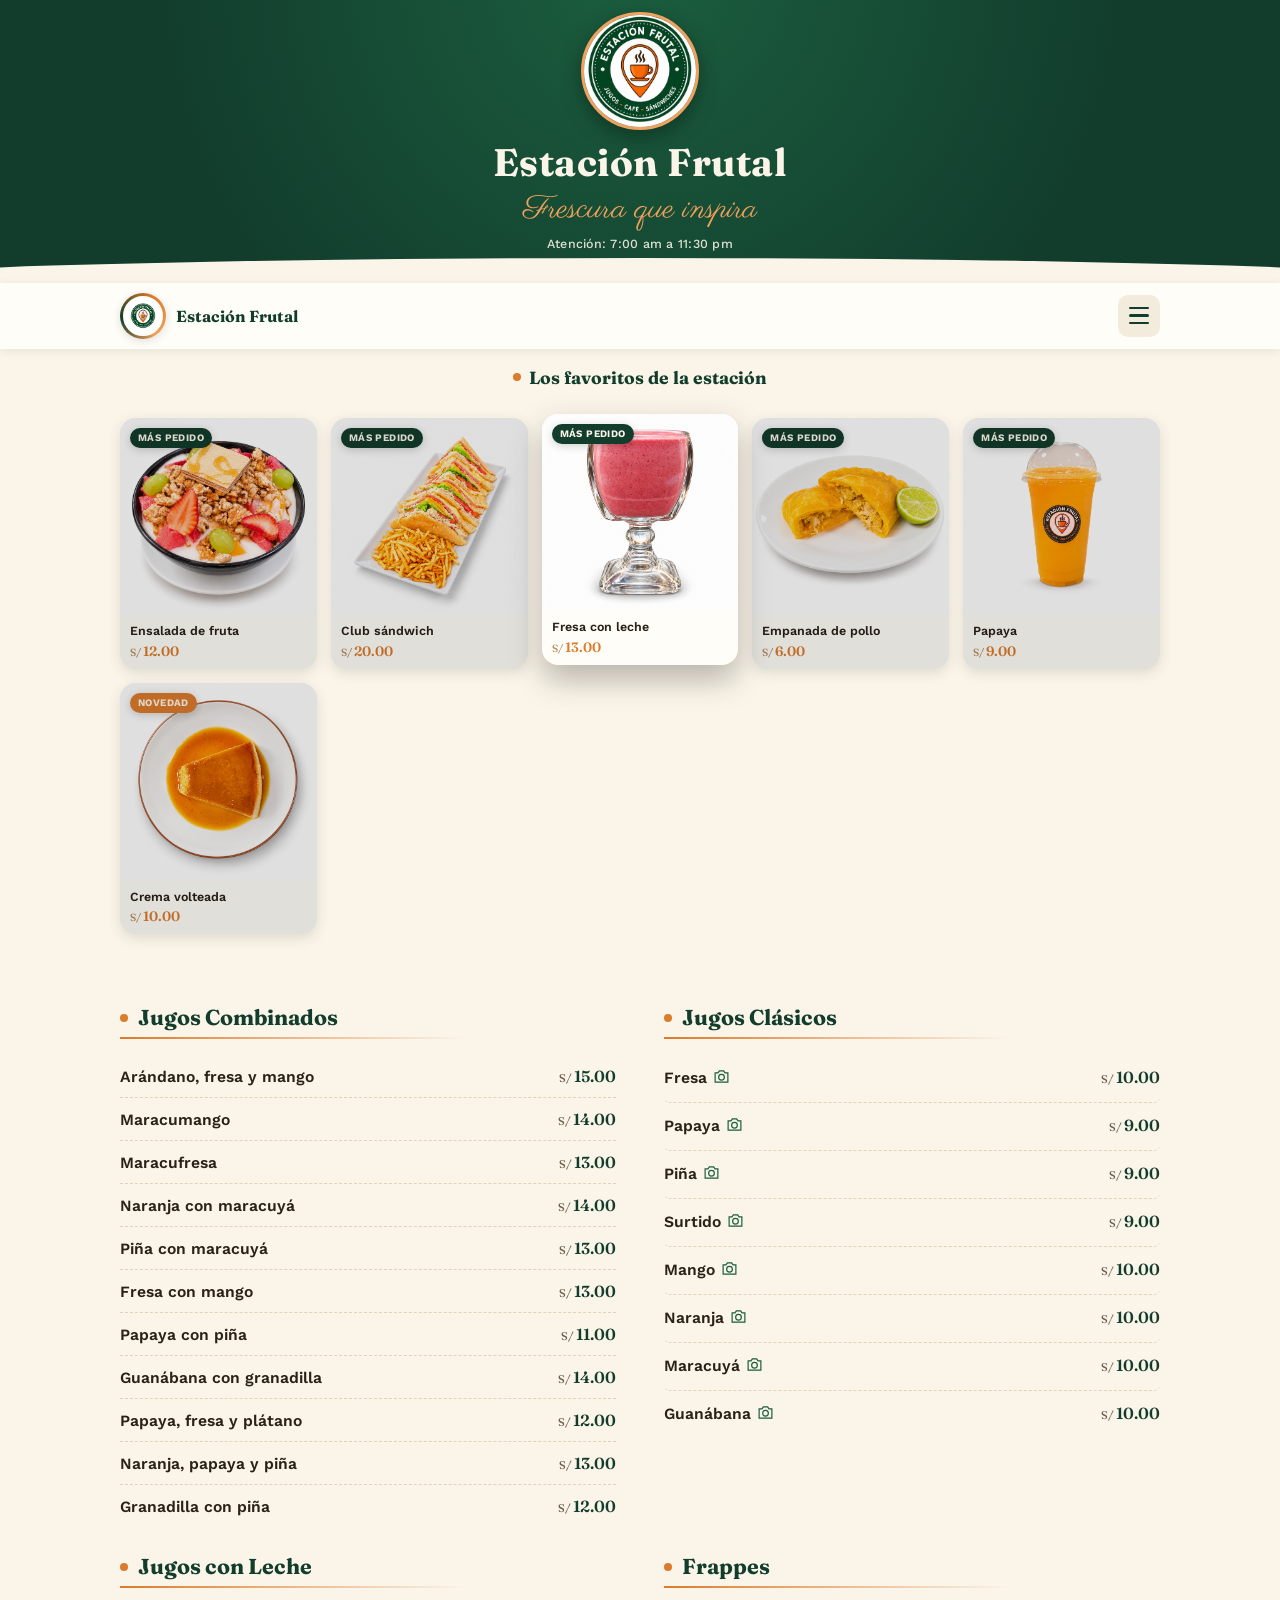
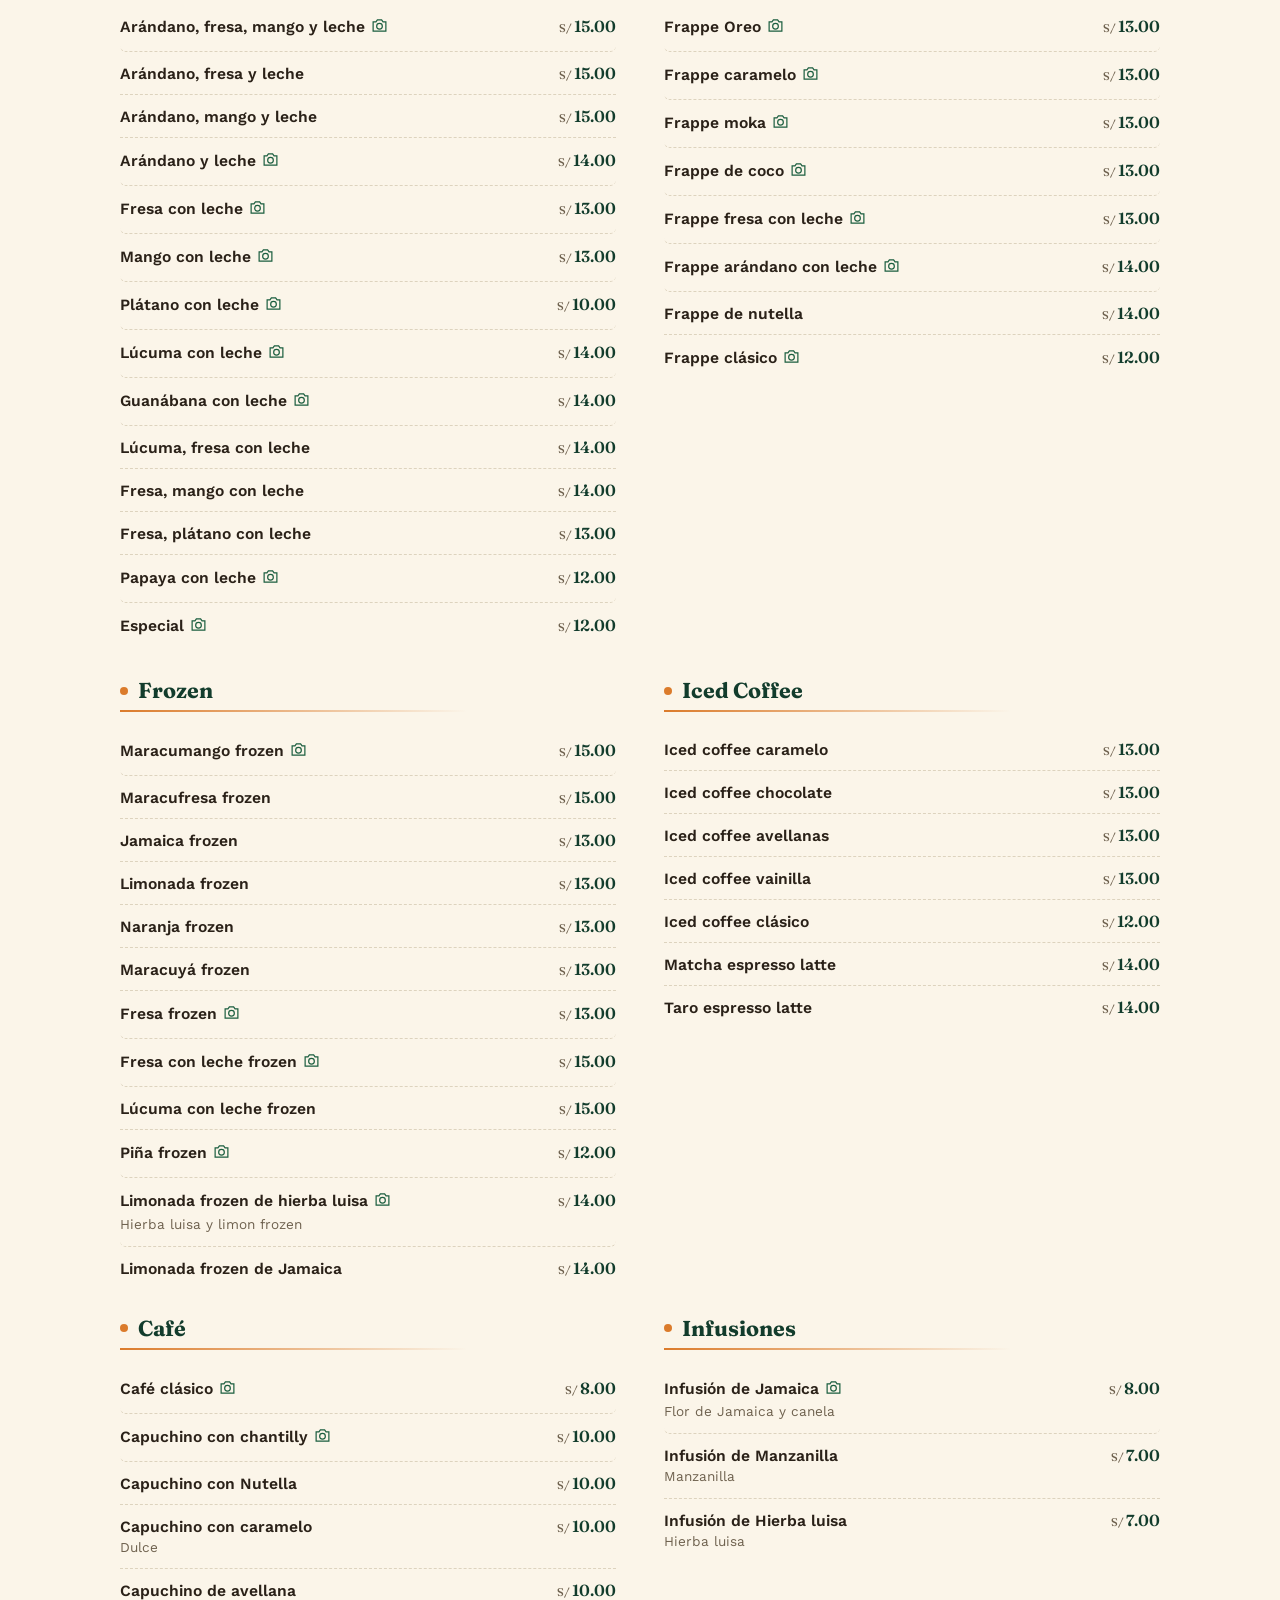
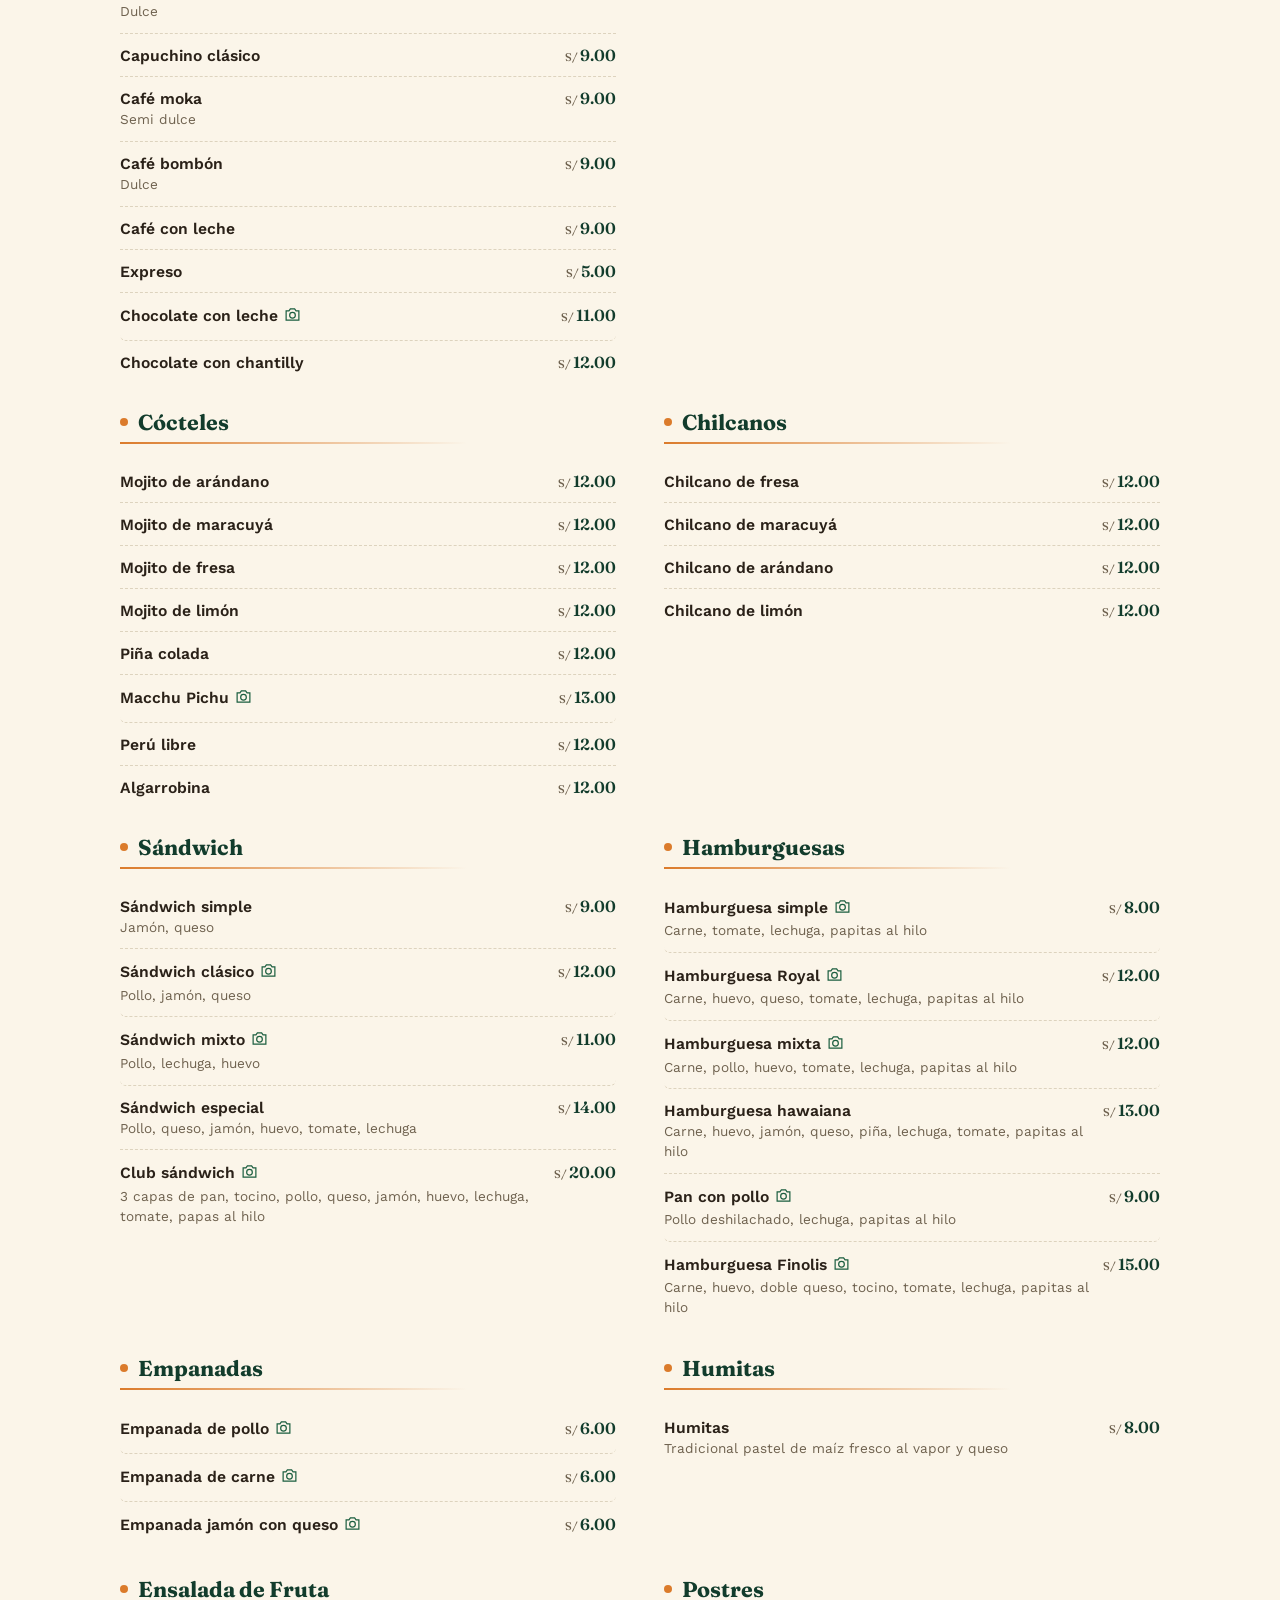
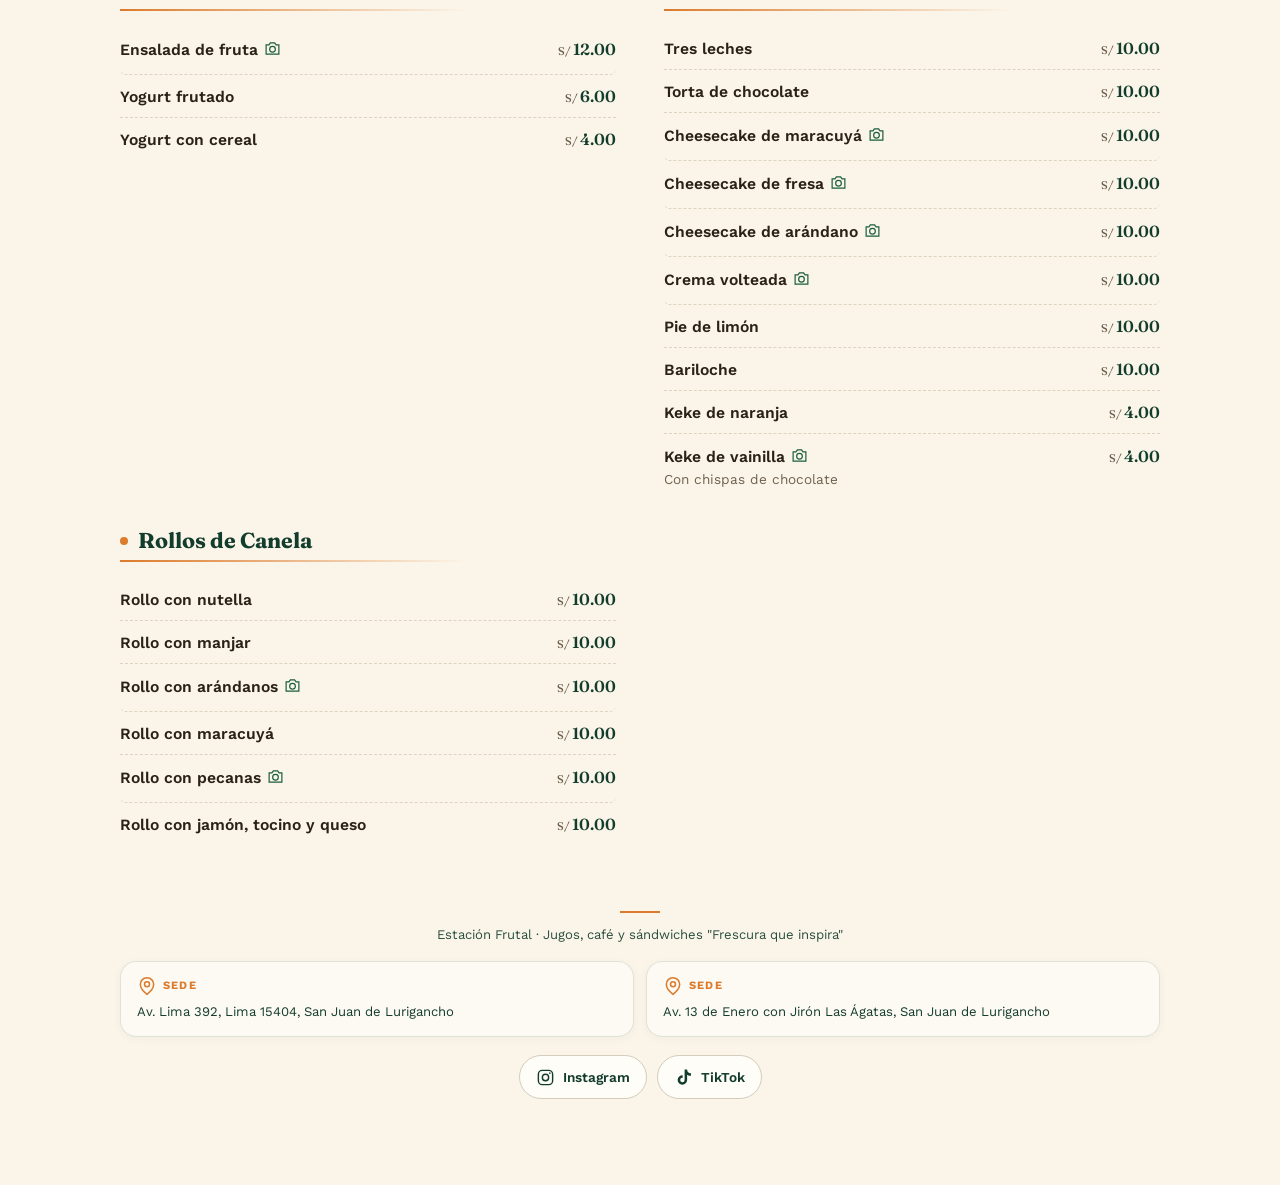
<file: index.html>
<!DOCTYPE html>
<html lang="es">
<head>
<meta charset="UTF-8">
<meta name="viewport" content="width=device-width, initial-scale=1.0">
<title>Estación Frutal — Menú</title>
<link rel="preconnect" href="https://fonts.googleapis.com">
<link rel="preconnect" href="https://fonts.gstatic.com" crossorigin>
<link href="https://fonts.googleapis.com/css2?family=Parisienne&family=Fraunces:ital,opsz,wght@0,9..144,400;0,9..144,600;0,9..144,700;1,9..144,500&family=Work+Sans:wght@400;500;600;700&display=swap" rel="stylesheet">
<link rel="stylesheet" href="menu.css">
</head>
<body>

<div class="hero">
  <img src="logo.jpeg" alt="Estación Frutal">
  <h1>Estación Frutal</h1>
  <p class="tag">Frescura que inspira</p>
  <p class="hours">Atención: 7:00 am a 11:30 pm</p>
</div>

<div class="topbar">
  <div class="brand">
    <button class="highlights-launcher" id="openHighlights" type="button" aria-label="Abrir productos destacados de Estación Frutal" aria-haspopup="dialog" aria-controls="highlightsDialog" aria-expanded="false" title="Productos destacados"><img src="logo.jpeg" alt=""></button>
    <span>Estación Frutal</span>
  </div>
  <button class="hamburger" id="hamburgerBtn" aria-label="Abrir menú de categorías" aria-expanded="false" aria-controls="menuDrawer">
    <span></span><span></span><span></span>
  </button>
</div>

<div class="menu-overlay" id="menuOverlay"></div>

<aside class="menu-drawer" id="menuDrawer" role="dialog" aria-modal="true" aria-label="Categorías" inert>
  <div class="menu-drawer-head">
    <span>Categorías</span>
    <button id="closeDrawerBtn" aria-label="Cerrar menú">&times;</button>
  </div>
  <nav id="catnav">
    <div class="group-label">Bebidas</div>
    <a href="#jugos-combinados">Jugos Combinados</a>
    <a href="#jugos-clasicos">Jugos Clásicos</a>
    <a href="#jugos-leche">Jugos con Leche</a>
    <a href="#frappes">Frappes</a>
    <a href="#frozen">Frozen</a>
    <a href="#iced-coffee">Iced Coffee</a>
    <a href="#cafe">Café</a>
    <a href="#infusiones">Infusiones</a>
    <!-- <a href="#limonadas">Limonadas</a> -->
    <a href="#cocteles">Cócteles</a>
    <a href="#chilcanos">Chilcanos</a>
    <div class="group-label">Comida</div>
    <a href="#sandwich">Sándwich</a>
    <a href="#hamburguesas">Hamburguesas</a>
    <a href="#empanadas">Empanadas</a>
    <a href="#humitas">Humitas</a>
    <a href="#ensaladas">Ensaladas de Frutas</a>
    <div class="group-label">Dulces</div>
    <a href="#postres">Postres</a>
    <a href="#rollos">Rollos de Canela</a>
  </nav>
</aside>
<!-- Carrusel -->
<section class="carousel-section" aria-label="Más pedidos y una novedad">
  <h2>Los favoritos de la estación</h2>
  <!-- <p class="carousel-caption">Más pedidos en nuestras sedes y una novedad para descubrir</p> -->
  <div class="carousel">
    <div class="carousel-track" id="recoTrack">
      <a class="carousel-card" href="#ensaladas">
        <span class="carousel-card-badge" aria-hidden="true">Más pedido</span>
        <img src="./img/ensaladas/ensalada_fruta.png" alt="Ensalada de fruta">
        <div class="carousel-card-info">
          <div class="carousel-card-name">Ensalada de fruta</div>
          <div class="carousel-card-price">12.00</div>
        </div>
      </a>
      <a class="carousel-card" href="#sandwich">
        <span class="carousel-card-badge" aria-hidden="true">Más pedido</span>
        <img src="./img/sandwich/club_sandwich.png" alt="Club sándwich">
        <div class="carousel-card-info">
          <div class="carousel-card-name">Club sándwich</div>
          <div class="carousel-card-price">20.00</div>
        </div>
      </a>
      <a class="carousel-card" href="#jugos-leche">
        <span class="carousel-card-badge" aria-hidden="true">Más pedido</span>
        <img src="./img/jugos_con_leche/fresa_leche.png" alt="Fresa con leche">
        <div class="carousel-card-info">
          <div class="carousel-card-name">Fresa con leche</div>
          <div class="carousel-card-price">13.00</div>
        </div>
      </a>
      <a class="carousel-card" href="#empanadas">
        <span class="carousel-card-badge" aria-hidden="true">Más pedido</span>
        <img src="./img/empanadas/empanada_pollo.png" alt="Empanada de pollo">
        <div class="carousel-card-info">
          <div class="carousel-card-name">Empanada de pollo</div>
          <div class="carousel-card-price">6.00</div>
        </div>
      </a>
      <a class="carousel-card" href="#jugos-clasicos">
        <span class="carousel-card-badge" aria-hidden="true">Más pedido</span>
        <img src="./img/jugos_clasicos/papaya.png" alt="Papaya">
        <div class="carousel-card-info">
          <div class="carousel-card-name">Papaya</div>
          <div class="carousel-card-price">9.00</div>
        </div>
      </a>
      <a class="carousel-card" href="#postres">
        <span class="carousel-card-badge is-new" aria-hidden="true">Novedad</span>
        <img src="./img/postres/crema_volteada.png" alt="Crema volteada">
        <div class="carousel-card-info">
          <div class="carousel-card-name">Crema volteada</div>
          <div class="carousel-card-price">10.00</div>
        </div>
      </a>
    </div>
    <div class="carousel-dots" id="recoDots"></div>
  </div>
</section>

<main>

<section class="category" id="jugos-combinados">
  <h2>Jugos Combinados</h2>
  <div class="divider"></div>
  <!-- Arandano, Fresa y Mango -->
  <div class="item">
  <div class="item-info"><div class="item-name">Arándano, fresa y mango</div></div>
  <div class="item-price">15.00</div>
</div>
<!-- Maracumango -->
  <div class="item">
    <div class="item-info"><div class="item-name">Maracumango</div></div>
    <div class="item-price">14.00</div>
  </div>
  <!-- Maracufresa -->
  <div class="item">
    <div class="item-info"><div class="item-name">Maracufresa</div></div>
    <div class="item-price">13.00</div>
  </div>
  <div class="item">
    <div class="item-info"><div class="item-name">Naranja con maracuyá</div></div>
    <div class="item-price">14.00</div>
  </div>
  <div class="item">
    <div class="item-info"><div class="item-name">Piña con maracuyá</div></div>
    <div class="item-price">13.00</div>
  </div>
  <div class="item">
    <div class="item-info"><div class="item-name">Fresa con mango</div></div>
    <div class="item-price">13.00</div>
  </div>
  <div class="item">
    <div class="item-info"><div class="item-name">Papaya con piña</div></div>
    <div class="item-price">11.00</div>
  </div>
  <div class="item">
    <div class="item-info"><div class="item-name">Guanábana con granadilla</div></div>
    <div class="item-price">14.00</div>
  </div>
  <div class="item">
    <div class="item-info"><div class="item-name">Papaya, fresa y plátano</div></div>
    <div class="item-price">12.00</div>
  </div>
  <div class="item">
    <div class="item-info"><div class="item-name">Naranja, papaya y piña</div></div>
    <div class="item-price">13.00</div>
  </div>
  <div class="item">
    <div class="item-info"><div class="item-name">Granadilla con piña</div></div>
    <div class="item-price">12.00</div>
  </div>
</section>

<section class="category" id="jugos-clasicos">
  <h2>Jugos Clásicos</h2>
  <div class="divider"></div>
  <div class="item item-preview" data-images="img/jugos_clasicos/fresa.png,img/jugos_clasicos/fresa_p.png"
    data-image-descriptions="Para consumo en local|Para llevar">
    <div class="item-info"><div class="item-name">Fresa</div></div>
    <div class="item-price">10.00</div>
  </div>
  <div class="item item-preview" data-images="img/jugos_clasicos/papaya_p.png"
    data-image-descriptions="Para llevar">
    <div class="item-info"><div class="item-name">Papaya</div></div>
    <div class="item-price">9.00</div>
  </div>
  <div class="item item-preview" data-images="img/jugos_clasicos/pina.png,img/jugos_clasicos/pina_p.png"
    data-image-descriptions="Para consumo en local|Para llevar">
    <div class="item-info"><div class="item-name">Piña</div></div>
    <div class="item-price">9.00</div>
  </div>
  <div class="item item-preview" data-images="img/jugos_clasicos/surtido.png,img/jugos_clasicos/surtido_p.png"
    data-image-descriptions="Para consumo en local|Para llevar">
    <div class="item-info"><div class="item-name">Surtido</div></div>
    <div class="item-price">9.00</div>
  </div>
  <div class="item item-preview" data-images="img/jugos_clasicos/mango_p.png"
    data-image-descriptions="Para llevar">
    <div class="item-info"><div class="item-name">Mango</div></div>
    <div class="item-price">10.00</div>
  </div>
  <div class="item item-preview" data-images="img/jugos_clasicos/naranja_P.png"
    data-image-descriptions="Para llevar">
    <div class="item-info"><div class="item-name">Naranja</div></div>
    <div class="item-price">10.00</div>
  </div>
  <div class="item item-preview" data-images="img/jugos_clasicos/maracuya_p.png"
    data-image-descriptions="Para llevar">
    <div class="item-info"><div class="item-name">Maracuyá</div></div>
    <div class="item-price">10.00</div>
  </div>
  <div class="item item-preview" data-images="img/jugos_clasicos/guanabana.png,img/jugos_clasicos/guanabana_p.png"
    data-image-descriptions="Para consumo en local|Para llevar">
    <div class="item-info"><div class="item-name">Guanábana</div></div>
    <div class="item-price">10.00</div>
  </div>
</section>

<section class="category" id="jugos-leche">
  <h2>Jugos con Leche</h2>
  <div class="divider"></div>
  <div class="item item-preview active" data-images="img/jugos_con_leche/arandano_fresa_mango_leche.png,img/jugos_con_leche/arandano_fresa_mango_leche_p.png"
    data-image-descriptions="Para consumo en local|Para llevar">
    <div class="item-info"><div class="item-name">Arándano, fresa, mango y leche</div></div>
    <div class="item-price">15.00</div>
  </div>
  <div class="item ">
    <div class="item-info"><div class="item-name">Arándano, fresa y leche</div></div>
    <div class="item-price">15.00</div>
  </div>
  <div class="item">
    <div class="item-info"><div class="item-name">Arándano, mango y leche</div></div>
    <div class="item-price">15.00</div>
  </div>
  <div class="item item-preview active" data-images="img/jugos_con_leche/arandano_leche_p.png">
    <div class="item-info"><div class="item-name">Arándano y leche</div></div>
    <div class="item-price">14.00</div>
  </div>
  <div class="item item-preview active" data-images="img/jugos_con_leche/fresa_leche.png,img/jugos_con_leche/fresa_leche_p.png"
    data-image-descriptions="Para consumo en local|Para llevar">
    <div class="item-info"><div class="item-name">Fresa con leche</div></div>
    <div class="item-price">13.00</div>
  </div>
  <div class="item item-preview active" data-images="img/jugos_con_leche/mango_leche.png, img/jugos_con_leche/mango_leche_p.png"
    data-image-descriptions="Para consumo en local|Para llevar">
    <div class="item-info"><div class="item-name">Mango con leche</div></div>
    <div class="item-price">13.00</div>
  </div>
  <div class="item item-preview active" data-images="img/jugos_con_leche/platano_leche_p.png">
    <div class="item-info"><div class="item-name">Plátano con leche</div></div>
    <div class="item-price">10.00</div>
  </div>
  <div class="item item-preview active" data-images="img/jugos_con_leche/lucuma_leche_p.png">
    <div class="item-info"><div class="item-name">Lúcuma con leche</div></div>
    <div class="item-price">14.00</div>
  </div>
  <div class="item item-preview active" data-images="img/jugos_con_leche/guanabana_leche_p.png">
    <div class="item-info"><div class="item-name">Guanábana con leche</div></div>
    <div class="item-price">14.00</div>
  </div>
  <div class="item">
    <div class="item-info"><div class="item-name">Lúcuma, fresa con leche</div></div>
    <div class="item-price">14.00</div>
  </div>
  <div class="item">
    <div class="item-info"><div class="item-name">Fresa, mango con leche</div></div>
    <div class="item-price">14.00</div>
  </div>
  <div class="item">
    <div class="item-info"><div class="item-name">Fresa, plátano con leche</div></div>
    <div class="item-price">13.00</div>
  </div>
  <div class="item item-preview active" data-images="img/jugos_con_leche/papaya_leche_p.png">
    <div class="item-info"><div class="item-name">Papaya con leche</div></div>
    <div class="item-price">12.00</div>
  </div>
  <div class="item item-preview active" data-images="img/jugos_con_leche/especial_p.png">
    <div class="item-info"><div class="item-name">Especial</div></div>
    <div class="item-price">12.00</div>
  </div>
</section>

<section class="category" id="frappes">
  <h2>Frappes</h2>
  <div class="divider"></div>
  <div class="item item-preview" data-images="img/frappes/frappe_oreo.png,img/frappes/frappe_oreo_p.png"
    data-image-descriptions="Para consumo en local|Para llevar">
    <div class="item-info"><div class="item-name">Frappe Oreo</div></div>
    <div class="item-price">13.00</div>
  </div>
  <div class="item item-preview" data-images="img/frappes/frappe_caramelo.png,img/frappes/frappe_caramelo_p.png"
    data-image-descriptions="Para consumo en local|Para llevar">
    <div class="item-info"><div class="item-name">Frappe caramelo</div></div>
    <div class="item-price">13.00</div>
  </div>
  <div class="item item-preview" data-images="img/frappes/frappe_moka_p.png"
    data-image-descriptions="Para llevar">
    <div class="item-info"><div class="item-name">Frappe moka</div></div>
    <div class="item-price">13.00</div>
  </div>
  <div class="item item-preview" data-images="img/frappes/frappe_coco.png,img/frappes/frappe_coco_p.png"
    data-image-descriptions="Para consumo en local|Para llevar">
    <div class="item-info"><div class="item-name">Frappe de coco</div></div>
    <div class="item-price">13.00</div>
  </div>
  <div class="item item-preview" data-images="img/frappes/frappe_fresa.png,img/frappes/frappe_fresa_leche_p.png"
    data-image-descriptions="Para consumo en local|Para llevar">
    <div class="item-info"><div class="item-name">Frappe fresa con leche</div></div>
    <div class="item-price">13.00</div>
  </div>
  <div class="item item-preview" data-images="img/frappes/frappe_arandano.png,img/frappes/frappe_arandano_leche_p.png"
    data-image-descriptions="Para consumo en local|Para llevar">
    <div class="item-info"><div class="item-name">Frappe arándano con leche</div></div>
    <div class="item-price">14.00</div>
  </div>
  <div class="item">
    <div class="item-info"><div class="item-name">Frappe de nutella</div></div>
    <div class="item-price">14.00</div>
  </div>
  <div class="item item-preview" data-images="img/frappes/frappe_clasico.png"
    data-image-descriptions="Para consumo en local">
    <div class="item-info"><div class="item-name">Frappe clásico</div></div>
    <div class="item-price">12.00</div>
  </div>
</section>

<section class="category" id="frozen">
  <h2>Frozen</h2>
  <div class="divider"></div>
  <div class="item item-preview" data-images="img/frozen/frozen_maracumango.png, img/frozen/frozen_maracumango_p.png"
    data-image-descriptions="Para consumo en local|Para llevar">
    <div class="item-info"><div class="item-name">Maracumango frozen</div></div>
    <div class="item-price">15.00</div>
  </div>
  <div class="item">
    <div class="item-info"><div class="item-name">Maracufresa frozen</div></div>
    <div class="item-price">15.00</div>
  </div>
  <div class="item">
    <div class="item-info"><div class="item-name">Jamaica frozen</div></div>
    <div class="item-price">13.00</div>
  </div>
  <div class="item">
    <div class="item-info"><div class="item-name">Limonada frozen</div></div>
    <div class="item-price">13.00</div>
  </div>
  <div class="item">
    <div class="item-info"><div class="item-name">Naranja frozen</div></div>
    <div class="item-price">13.00</div>
  </div>
  <div class="item">
    <div class="item-info"><div class="item-name">Maracuyá frozen</div></div>
    <div class="item-price">13.00</div>
  </div>
  <div class="item item-preview" data-images="img/frozen/frozen_fresa.png"
    data-image-descriptions="Para consumo en local">
    <div class="item-info"><div class="item-name">Fresa frozen</div></div>
    <div class="item-price">13.00</div>
  </div>
  <div class="item item-preview" data-images="img/frozen/frozen_fresa_leche.png, img/frozen/frozen_fresa_leche_p.png"
    data-image-descriptions="Para consumo en local|Para llevar">
    <div class="item-info"><div class="item-name">Fresa con leche frozen</div></div>
    <div class="item-price">15.00</div>
  </div>
  <div class="item">
    <div class="item-info"><div class="item-name">Lúcuma con leche frozen</div></div>
    <div class="item-price">15.00</div>
  </div>
  <!-- Piña Frozen -->
  <div class="item item-preview" data-images="img/frozen/frozen_pina.png, img/frozen/frozen_pina_p.png"
    data-image-descriptions="Para consumo en local|Para llevar">
    <div class="item-info"><div class="item-name">Piña frozen</div></div>
    <div class="item-price">12.00</div>
  </div>
  <!-- Limonada frozen de hierba luisa -->
  <div class="item item-preview" data-images="img/frozen/frozen_huierbal_limon.png"
    data-image-descriptions="Para consumo en local">
    <div class="item-info"><div class="item-name">Limonada frozen de hierba luisa</div>
      <div class="item-desc">Hierba luisa y limon frozen</div>
    </div>
    <div class="item-price">14.00</div>
  </div>
  <!-- Limonada frozen de Jamaica -->
  <div class="item">
    <div class="item-info"><div class="item-name">Limonada frozen de Jamaica</div></div>
    <div class="item-price">14.00</div>
  </div>
</section>

<section class="category" id="iced-coffee">
  <h2>Iced Coffee</h2>
  <div class="divider"></div>
  <div class="item">
    <div class="item-info"><div class="item-name">Iced coffee caramelo</div></div>
    <div class="item-price">13.00</div>
  </div>
  <div class="item">
    <div class="item-info"><div class="item-name">Iced coffee chocolate</div></div>
    <div class="item-price">13.00</div>
  </div>
  <div class="item">
    <div class="item-info"><div class="item-name">Iced coffee avellanas</div></div>
    <div class="item-price">13.00</div>
  </div>
  <div class="item">
    <div class="item-info"><div class="item-name">Iced coffee vainilla</div></div>
    <div class="item-price">13.00</div>
  </div>
  <div class="item">
    <div class="item-info"><div class="item-name">Iced coffee clásico</div></div>
    <div class="item-price">12.00</div>
  </div>
  <div class="item">
    <div class="item-info"><div class="item-name">Matcha espresso latte</div></div>
    <div class="item-price">14.00</div>
  </div>
  <div class="item">
    <div class="item-info"><div class="item-name">Taro espresso latte</div></div>
    <div class="item-price">14.00</div>
  </div>
</section>

<section class="category" id="cafe">
  <h2>Café</h2>
  <div class="divider"></div>
  <div class="item item-preview" data-images="img/cafe/cafe_clasico.png">
    <div class="item-info"><div class="item-name">Café clásico</div></div>
    <div class="item-price">8.00</div>
  </div>
  <div class="item item-preview" data-images="img/cafe/capuccino_chantilly.png">
    <div class="item-info"><div class="item-name">Capuchino con chantilly</div></div>
    <div class="item-price">10.00</div>
  </div>
  <div class="item">
    <div class="item-info"><div class="item-name">Capuchino con Nutella</div></div>
    <div class="item-price">10.00</div>
  </div>
  <div class="item">
    <div class="item-info"><div class="item-name">Capuchino con caramelo</div><div class="item-desc">Dulce</div></div>
    <div class="item-price">10.00</div>
  </div>
  <div class="item">
    <div class="item-info"><div class="item-name">Capuchino de avellana</div><div class="item-desc">Dulce</div></div>
    <div class="item-price">10.00</div>
  </div>
  <div class="item">
    <div class="item-info"><div class="item-name">Capuchino clásico</div></div>
    <div class="item-price">9.00</div>
  </div>
  <div class="item">
    <div class="item-info"><div class="item-name">Café moka</div><div class="item-desc">Semi dulce</div></div>
    <div class="item-price">9.00</div>
  </div>
  <div class="item">
    <div class="item-info"><div class="item-name">Café bombón</div><div class="item-desc">Dulce</div></div>
    <div class="item-price">9.00</div>
  </div>
  <div class="item">
    <div class="item-info"><div class="item-name">Café con leche</div></div>
    <div class="item-price">9.00</div>
  </div>
  <div class="item">
    <div class="item-info"><div class="item-name">Expreso</div></div>
    <div class="item-price">5.00</div>
  </div>
  <div class="item item-preview" data-images="img/cafe/chocolate_leche.png">
    <div class="item-info"><div class="item-name">Chocolate con leche</div></div>
    <div class="item-price">11.00</div>
  </div>
  <div class="item">
    <div class="item-info"><div class="item-name">Chocolate con chantilly</div></div>
    <div class="item-price">12.00</div>
  </div>
</section>

<section class="category" id="infusiones">
  <h2>Infusiones</h2>
  <div class="divider"></div>
  <div class="item item-preview" data-images="img/cafe/infusion_jamaica.png">
    <div class="item-info"><div class="item-name">Infusión de Jamaica</div>
      <div class="item-desc">Flor de Jamaica y canela</div>
    </div>
    <div class="item-price">8.00</div>
  </div>
  <div class="item">
    <div class="item-info"><div class="item-name">Infusión de Manzanilla</div><div class="item-desc">Manzanilla</div></div>
    <div class="item-price">7.00</div>
  </div>
  <div class="item">
    <div class="item-info"><div class="item-name">Infusión de Hierba luisa</div><div class="item-desc">Hierba luisa</div></div>
    <div class="item-price">7.00</div>
  </div>
</section>

<!-- <section class="category" id="limonadas">
  <h2>Limonadas Refrescantes</h2>
  <div class="divider"></div>
  <div class="item">
    <div class="item-info"><div class="item-name">Limonada con jamaica</div></div>
    <div class="item-price">13.00</div>
  </div>
  <div class="item">
    <div class="item-info"><div class="item-name">Limonada clásica</div></div>
    <div class="item-price">10.00</div>
  </div>
  <div class="item">
    <div class="item-info"><div class="item-name">Limonada con hierba luisa</div></div>
    <div class="item-price">13.00</div>
  </div>
</section> -->

<section class="category" id="cocteles">
  <h2>Cócteles</h2>
  <div class="divider"></div>
  <div class="item">
    <div class="item-info"><div class="item-name">Mojito de arándano</div></div>
    <div class="item-price">12.00</div>
  </div>
  <div class="item">
    <div class="item-info"><div class="item-name">Mojito de maracuyá</div></div>
    <div class="item-price">12.00</div>
  </div>
  <div class="item">
    <div class="item-info"><div class="item-name">Mojito de fresa</div></div>
    <div class="item-price">12.00</div>
  </div>
  <div class="item">
    <div class="item-info"><div class="item-name">Mojito de limón</div></div>
    <div class="item-price">12.00</div>
  </div>
  <div class="item">
    <div class="item-info"><div class="item-name">Piña colada</div></div>
    <div class="item-price">12.00</div>
  </div>
  <div class="item item-preview" data-images="img/cocteles/machu_picchu.png">
    <div class="item-info"><div class="item-name">Macchu Pichu</div></div>
    <div class="item-price">13.00</div>
  </div>
  <div class="item">
    <div class="item-info"><div class="item-name">Perú libre</div></div>
    <div class="item-price">12.00</div>
  </div>
  <div class="item">
    <div class="item-info"><div class="item-name">Algarrobina</div></div>
    <div class="item-price">12.00</div>
  </div>
</section>

<section class="category" id="chilcanos">
  <h2>Chilcanos</h2>
  <div class="divider"></div>
  <div class="item">
    <div class="item-info"><div class="item-name">Chilcano de fresa</div></div>
    <div class="item-price">12.00</div>
  </div>
  <div class="item">
    <div class="item-info"><div class="item-name">Chilcano de maracuyá</div></div>
    <div class="item-price">12.00</div>
  </div>
  <div class="item">
    <div class="item-info"><div class="item-name">Chilcano de arándano</div></div>
    <div class="item-price">12.00</div>
  </div>
  <div class="item">
    <div class="item-info"><div class="item-name">Chilcano de limón</div></div>
    <div class="item-price">12.00</div>
  </div>
</section>

<section class="category" id="sandwich">
  <h2>Sándwich</h2>
  <div class="divider"></div>
  <div class="item">
    <div class="item-info"><div class="item-name">Sándwich simple</div><div class="item-desc">Jamón, queso</div></div>
    <div class="item-price">9.00</div>
  </div>
  <div class="item item-preview" data-images="img/sandwich/sandwich_clasico.png">
    <div class="item-info"><div class="item-name">Sándwich clásico</div><div class="item-desc">Pollo, jamón, queso</div></div>
    <div class="item-price">12.00</div>
  </div>
  <div class="item item-preview" data-images="img/sandwich/sandwich_mixto.png">
    <div class="item-info"><div class="item-name">Sándwich mixto</div><div class="item-desc">Pollo, lechuga, huevo</div></div>
    <div class="item-price">11.00</div>
  </div>
  <div class="item">
    <div class="item-info"><div class="item-name">Sándwich especial</div><div class="item-desc">Pollo, queso, jamón, huevo, tomate, lechuga</div></div>
    <div class="item-price">14.00</div>
  </div>
  <div class="item item-preview" data-images="img/sandwich/club_sandwich.png">
    <div class="item-info"><div class="item-name">Club sándwich</div><div class="item-desc">3 capas de pan, tocino, pollo, queso, jamón, huevo, lechuga, tomate, papas al hilo</div></div>
    <div class="item-price">20.00</div>
  </div>
</section>

<section class="category" id="hamburguesas">
  <h2>Hamburguesas</h2>
  <div class="divider"></div>
  <div class="item item-preview" data-images="img/hamburguesas/hamburguesa_simple.png">
    <div class="item-info"><div class="item-name">Hamburguesa simple</div>
    <div class="item-desc">Carne, tomate, lechuga, papitas al hilo</div></div>
    <div class="item-price">8.00</div>
  </div>
  <div class="item item-preview" data-images="img/hamburguesas/hamburguesa_royal.png">
    <div class="item-info"><div class="item-name">Hamburguesa Royal</div>
    <div class="item-desc">Carne, huevo, queso, tomate, lechuga, papitas al hilo</div></div>
    <div class="item-price">12.00</div>
  </div>
  <div class="item item-preview" data-images="img/hamburguesas/hamburguesa_mixta.png">
    <div class="item-info"><div class="item-name">Hamburguesa mixta</div>
    <div class="item-desc">Carne, pollo, huevo, tomate, lechuga, papitas al hilo</div></div>
    <div class="item-price">12.00</div>
  </div>
  <div class="item">
    <div class="item-info"><div class="item-name">Hamburguesa hawaiana</div>
    <div class="item-desc">Carne, huevo, jamón, queso, piña, lechuga, tomate, papitas al hilo</div></div>
    <div class="item-price">13.00</div>
  </div>
  <div class="item item-preview" data-images="img/hamburguesas/pan_con_pollo.png">
    <div class="item-info"><div class="item-name">Pan con pollo</div>
    <div class="item-desc">Pollo deshilachado, lechuga, papitas al hilo</div></div>
    <div class="item-price">9.00</div>
  </div>
  <div class="item item-preview" data-images="img/hamburguesas/hamburguesa_finolis.png">
    <div class="item-info"><div class="item-name">Hamburguesa Finolis</div>
    <div class="item-desc">Carne, huevo, doble queso, tocino, tomate, lechuga, papitas al hilo</div></div>
    <div class="item-price">15.00</div>
  </div>
</section>

<section class="category" id="empanadas">
  <h2>Empanadas</h2>
  <div class="divider"></div>
  <div class="item item-preview" data-images="img/empanadas/empanada_pollo.png">
    <div class="item-info"><div class="item-name">Empanada de pollo</div></div>
    <div class="item-price">6.00</div>
  </div>
  <div class="item item-preview" data-images="img/empanadas/empanada_carne.png">
    <div class="item-info"><div class="item-name">Empanada de carne</div></div>
    <div class="item-price">6.00</div>
  </div>
  <div class="item item-preview" data-images="img/empanadas/empanada_jamon_queso.png">
    <div class="item-info"><div class="item-name">Empanada jamón con queso</div></div>
    <div class="item-price">6.00</div>
  </div>
  </section>

  <section class="category" id="humitas">
    <h2>Humitas</h2>
    <div class="divider"></div>
    <div class="item">
    <div class="item-info"><div class="item-name">Humitas</div>
    <div class="item-desc">Tradicional pastel de maíz fresco al vapor y queso</div></div>
    <div class="item-price">8.00</div>
  </div>
  </section>

  <section class="category" id="ensaladas">
  <h2>Ensalada de Fruta</h2>
  <div class="divider"></div>
  <div class="item item-preview" data-images="img/ensaladas/ensalada_fruta.png">
    <div class="item-info"><div class="item-name">Ensalada de fruta</div></div>
    <div class="item-price">12.00</div>
  </div>
  <div class="item">
    <div class="item-info"><div class="item-name">Yogurt frutado</div></div>
    <div class="item-price">6.00</div>
  </div>
  <div class="item">
    <div class="item-info"><div class="item-name">Yogurt con cereal</div></div>
    <div class="item-price">4.00</div>
  </div>
</section>

<section class="category" id="postres">
  <h2>Postres</h2>
  <div class="divider"></div>
  <div class="item">
    <div class="item-info"><div class="item-name">Tres leches</div></div>
    <div class="item-price">10.00</div>
  </div>
  <div class="item">
    <div class="item-info"><div class="item-name">Torta de chocolate</div></div>
    <div class="item-price">10.00</div>
  </div>
  <div class="item item-preview" data-images="img/postres/cheesecake_maracuya.png">
    <div class="item-info"><div class="item-name">Cheesecake de maracuyá</div></div>
    <div class="item-price">10.00</div>
  </div>
  <div class="item item-preview" data-images="img/postres/cheesecake_fresa.png">
    <div class="item-info"><div class="item-name">Cheesecake de fresa</div></div>
    <div class="item-price">10.00</div>
  </div>
  <div class="item item-preview" data-images="img/postres/cheesecake_arandano.png">
    <div class="item-info"><div class="item-name">Cheesecake de arándano</div></div>
    <div class="item-price">10.00</div>
  </div>
  <div class="item item-preview" data-images="img/postres/crema_volteada.png">
    <div class="item-info"><div class="item-name">Crema volteada</div></div>
    <div class="item-price">10.00</div>
  </div>
  <div class="item">
    <div class="item-info"><div class="item-name">Pie de limón</div></div>
    <div class="item-price">10.00</div>
  </div>
  <div class="item">
    <div class="item-info"><div class="item-name">Bariloche</div></div>
    <div class="item-price">10.00</div>
  </div>
  <div class="item item">
    <div class="item-info"><div class="item-name">Keke de naranja</div></div>
    <div class="item-price">4.00</div>
  </div>
  <div class="item item-preview" data-images="img/postres/keke_vainilla.png">
    <div class="item-info"><div class="item-name">Keke de vainilla</div>
    <div class="item-desc">Con chispas de chocolate</div></div>
    <div class="item-price">4.00</div>
  </div>
</section>

<section class="category" id="rollos">
  <h2>Rollos de Canela</h2>
  <div class="divider"></div>
  <div class="item">
    <div class="item-info"><div class="item-name">Rollo con nutella</div></div>
    <div class="item-price">10.00</div>
  </div>
  <div class="item">
    <div class="item-info"><div class="item-name">Rollo con manjar</div></div>
    <div class="item-price">10.00</div>
  </div>
  <div class="item item-preview" data-images="img/rollos/rollito_arandano.png">
    <div class="item-info"><div class="item-name">Rollo con arándanos</div></div>
    <div class="item-price">10.00</div>
  </div>
  <div class="item">
    <div class="item-info"><div class="item-name">Rollo con maracuyá</div></div>
    <div class="item-price">10.00</div>
  </div>
  <div class="item item-preview" data-images="img/rollos/rollito_pecanas.png">
    <div class="item-info"><div class="item-name">Rollo con pecanas</div></div>
    <div class="item-price">10.00</div>
  </div>
  <div class="item">
    <div class="item-info"><div class="item-name">Rollo con jamón, tocino y queso</div></div>
    <div class="item-price">10.00</div>
  </div>
</section>

</main>

<footer>
  <div class="fline"></div>
  <p class="footer-intro">Estación Frutal · Jugos, café y sándwiches "Frescura que inspira"</p>
  <div class="store-locations" aria-label="Direcciones de los locales">
    <a class="store-card" href="https://www.google.com/maps/search/?api=1&amp;query=Av.%20Lima%20392%2C%20Lima%2015404%2C%20San%20Juan%20de%20Lurigancho%2C%20Per%C3%BA" target="_blank" rel="noopener noreferrer" aria-label="Ver ubicación de Av. Lima 392, Lima 15404, San Juan de Lurigancho en Google Maps (abre en otra pestaña)">
      <span class="store-label"><svg viewBox="0 0 24 24" fill="none" stroke="currentColor" stroke-width="1.8" aria-hidden="true" focusable="false"><path d="M20 10c0 6-8 12-8 12S4 16 4 10a8 8 0 1 1 16 0Z"/><circle cx="12" cy="10" r="3"/></svg>Sede</span>
      <p>Av. Lima 392, Lima 15404, San Juan de Lurigancho</p>
    </a>
    <a class="store-card" href="https://www.google.com/maps/search/?api=1&amp;query=Av.%2013%20de%20Enero%20con%20Jir%C3%B3n%20Las%20%C3%81gatas%2C%20San%20Juan%20de%20Lurigancho%2C%20Per%C3%BA" target="_blank" rel="noopener noreferrer" aria-label="Ver ubicación de Av. 13 de Enero con Jirón Las Ágatas, San Juan de Lurigancho en Google Maps (abre en otra pestaña)">
      <span class="store-label"><svg viewBox="0 0 24 24" fill="none" stroke="currentColor" stroke-width="1.8" aria-hidden="true" focusable="false"><path d="M20 10c0 6-8 12-8 12S4 16 4 10a8 8 0 1 1 16 0Z"/><circle cx="12" cy="10" r="3"/></svg>Sede</span>
      <p>Av. 13 de Enero con Jirón Las Ágatas, San Juan de Lurigancho</p>
    </a>
  </div>
  <nav class="social-links" aria-label="Redes sociales">
    <a href="https://www.instagram.com/estacionfrutal1/" target="_blank" rel="noopener noreferrer" aria-label="Instagram de Estación Frutal (abre en otra pestaña)">
      <svg viewBox="0 0 24 24" fill="none" stroke="currentColor" stroke-width="1.8" aria-hidden="true" focusable="false"><rect x="3" y="3" width="18" height="18" rx="5"/><circle cx="12" cy="12" r="4"/><circle cx="17.5" cy="6.5" r="1" fill="currentColor" stroke="none"/></svg>
      <span>Instagram</span>
    </a>
    <a href="https://www.tiktok.com/@estacionfrutal" target="_blank" rel="noopener noreferrer" aria-label="TikTok de Estación Frutal (abre en otra pestaña)">
      <svg viewBox="0 0 24 24" fill="currentColor" aria-hidden="true" focusable="false"><path d="M16.6 2h-3.2v13.2a2.8 2.8 0 1 1-2.4-2.8V9.1a6 6 0 1 0 5.6 6V8.4a8.2 8.2 0 0 0 4.8 1.5V6.7A4.8 4.8 0 0 1 16.6 2Z"/></svg>
      <span>TikTok</span>
    </a>
  </nav>
</footer>

<dialog class="highlights-dialog" id="highlightsDialog" aria-labelledby="highlightsTitle">
  <div class="highlights-shell">
    <header class="highlights-header">
      <div>
        <p class="highlights-kicker">PRODUCTOS DESTACADOS</p>
        <h2 id="highlightsTitle">Estación Frutal</h2>
      </div>
      <button class="highlights-close" id="closeHighlights" type="button" aria-label="Cerrar productos destacados" autofocus>&times;</button>
    </header>
    <div class="highlights-albums" id="highlightsAlbums" role="group" aria-label="Álbumes destacados"></div>
    <section class="highlight-story" aria-label="Fotos destacadas">
      <div class="highlight-progress" id="highlightProgress" aria-hidden="true"></div>
      <div class="highlight-stage" id="highlightStage" role="region" aria-label="Historia destacada" aria-live="polite">
        <button class="highlight-nav highlight-previous" id="highlightPrevious" type="button" aria-label="Foto anterior">&#8249;</button>
        <img id="highlightImage" alt="" decoding="async">
        <button class="highlight-nav highlight-next" id="highlightNext" type="button" aria-label="Foto siguiente">&#8250;</button>
      </div>
      <div class="highlight-caption-row">
        <p id="highlightCaption"></p>
        <span id="highlightCount" aria-live="polite"></span>
      </div>
      <div class="highlight-thumbnails" id="highlightThumbnails" role="group" aria-label="Elegir foto destacada"></div>
    </section>
    <p class="highlight-help">Desliza las fotos o usa las flechas para recorrerlas.</p>
  </div>
</dialog>
<dialog class="product-sheet" id="productSheet" aria-labelledby="previewName" aria-describedby="previewDescription previewNote">
  <div class="sheet-handle" aria-hidden="true"></div>
  <button class="sheet-close" type="button" aria-label="Cerrar vista del producto" autofocus>&times;</button>
  <div class="preview-gallery" id="previewGallery" role="region" aria-label="Fotografías del producto" tabindex="0"></div>
  <div class="preview-dots" id="previewDots" aria-label="Elegir fotografía" hidden></div>
  <div class="preview-content">
    <p class="preview-category" id="previewCategory"></p>
    <div class="preview-heading"><h2 id="previewName"></h2><p class="preview-price" id="previewPrice"></p></div>
    <p id="previewDescription"></p>
    <p class="preview-note" id="previewNote">Imagen referencial</p>
  </div>
</dialog>
<script src="menu.js" defer></script>

</body>
</html>
</file>
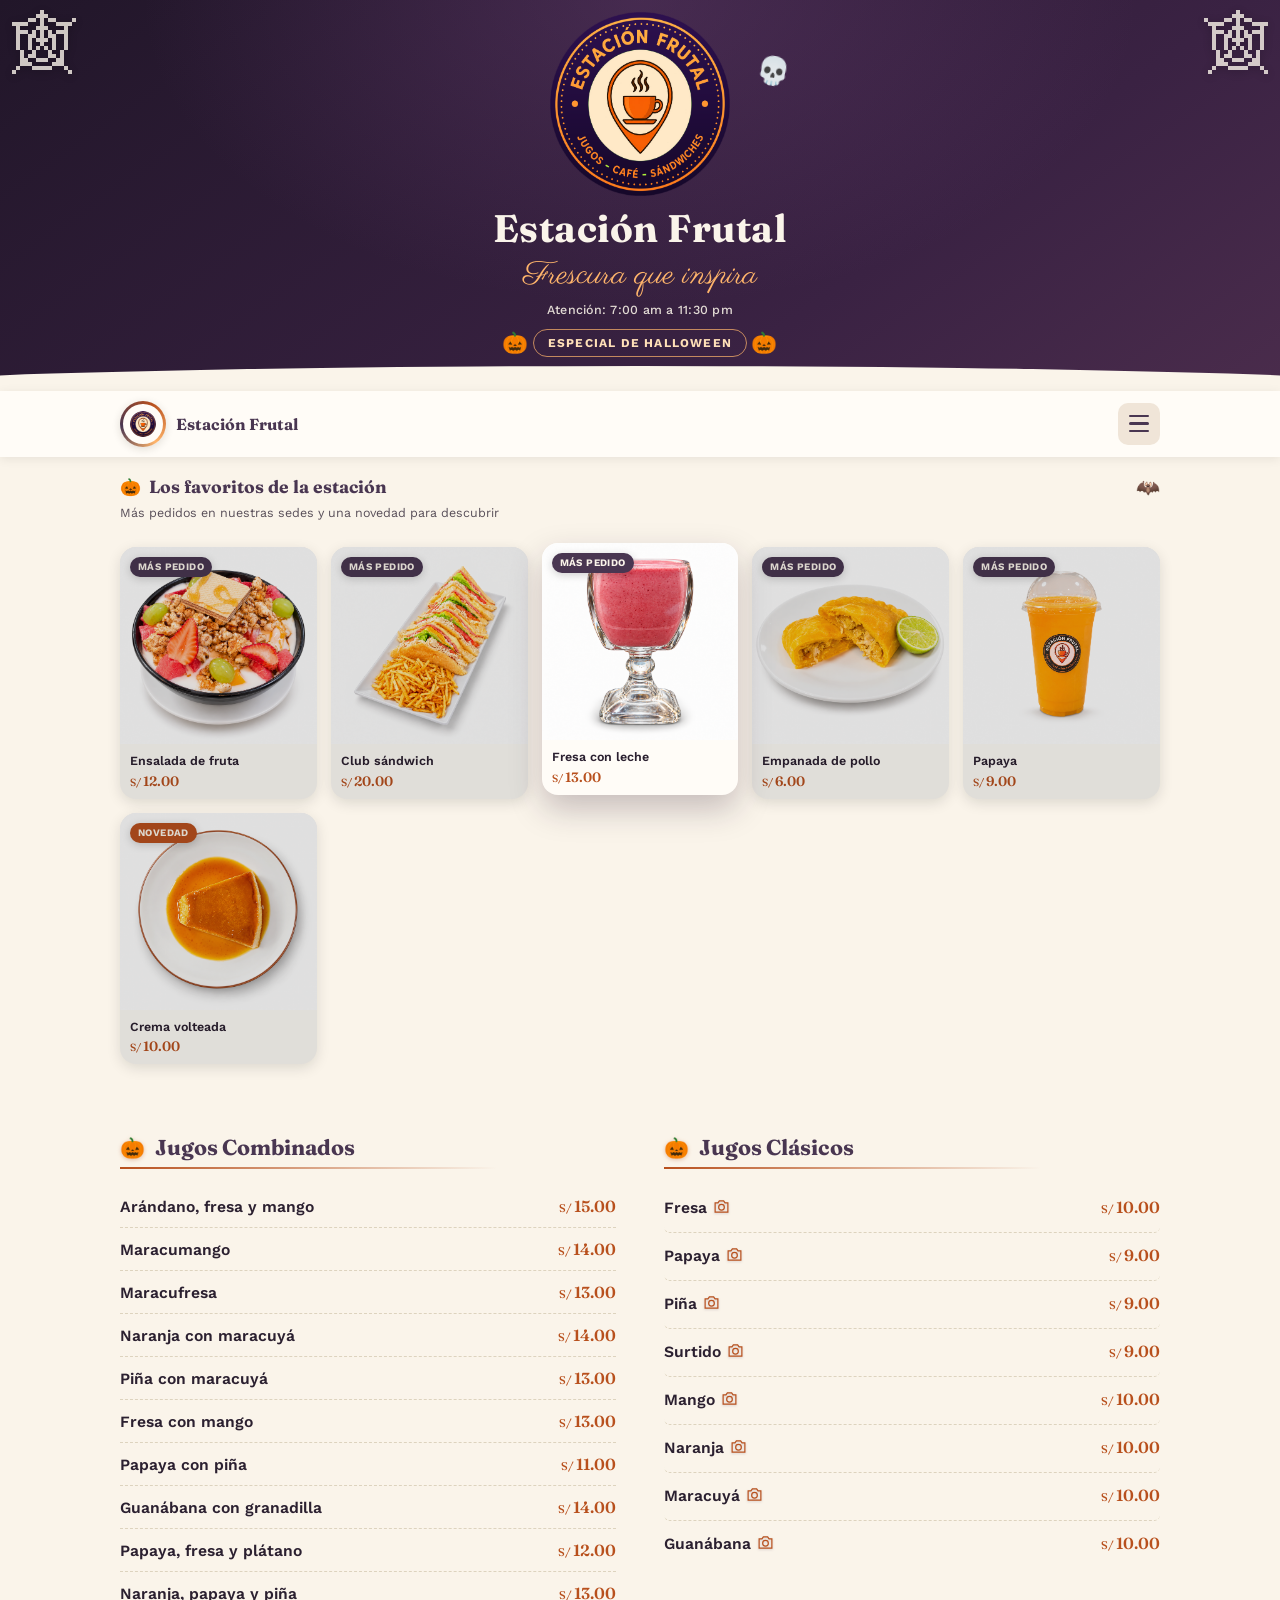
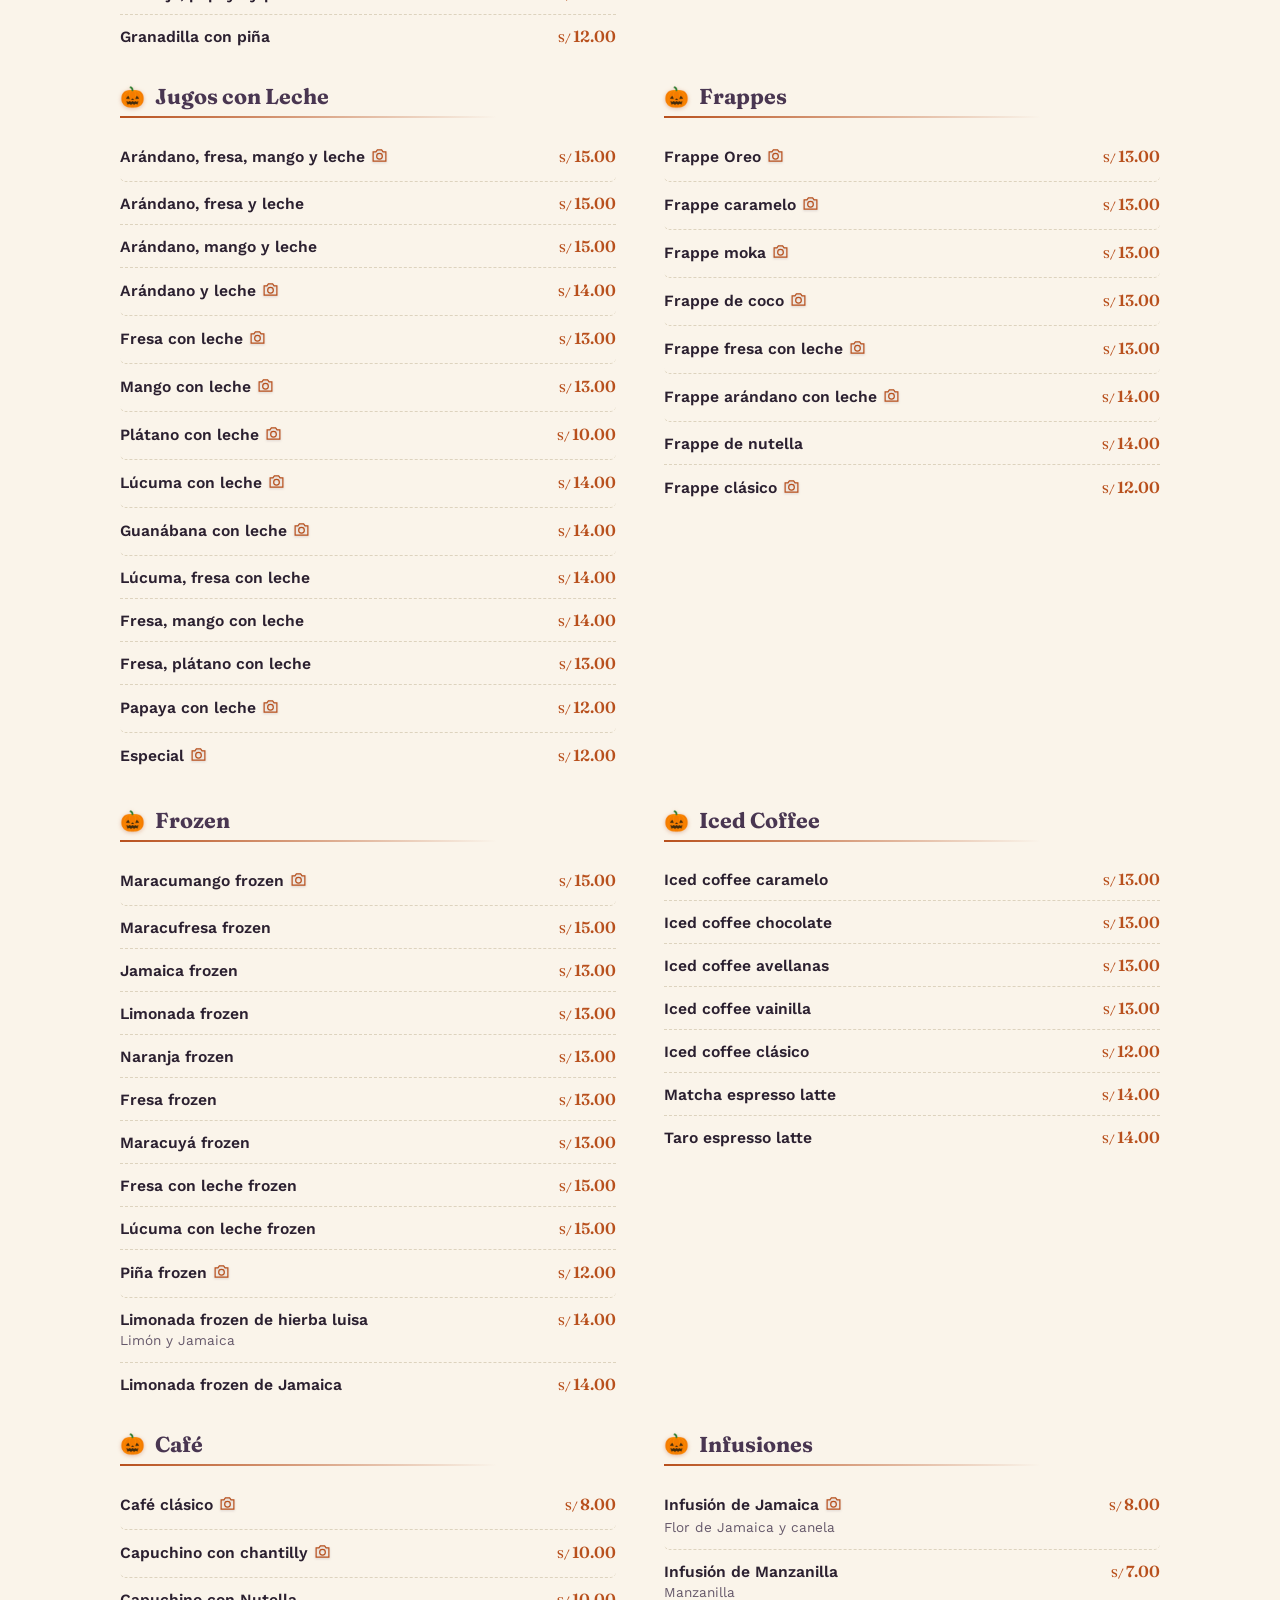
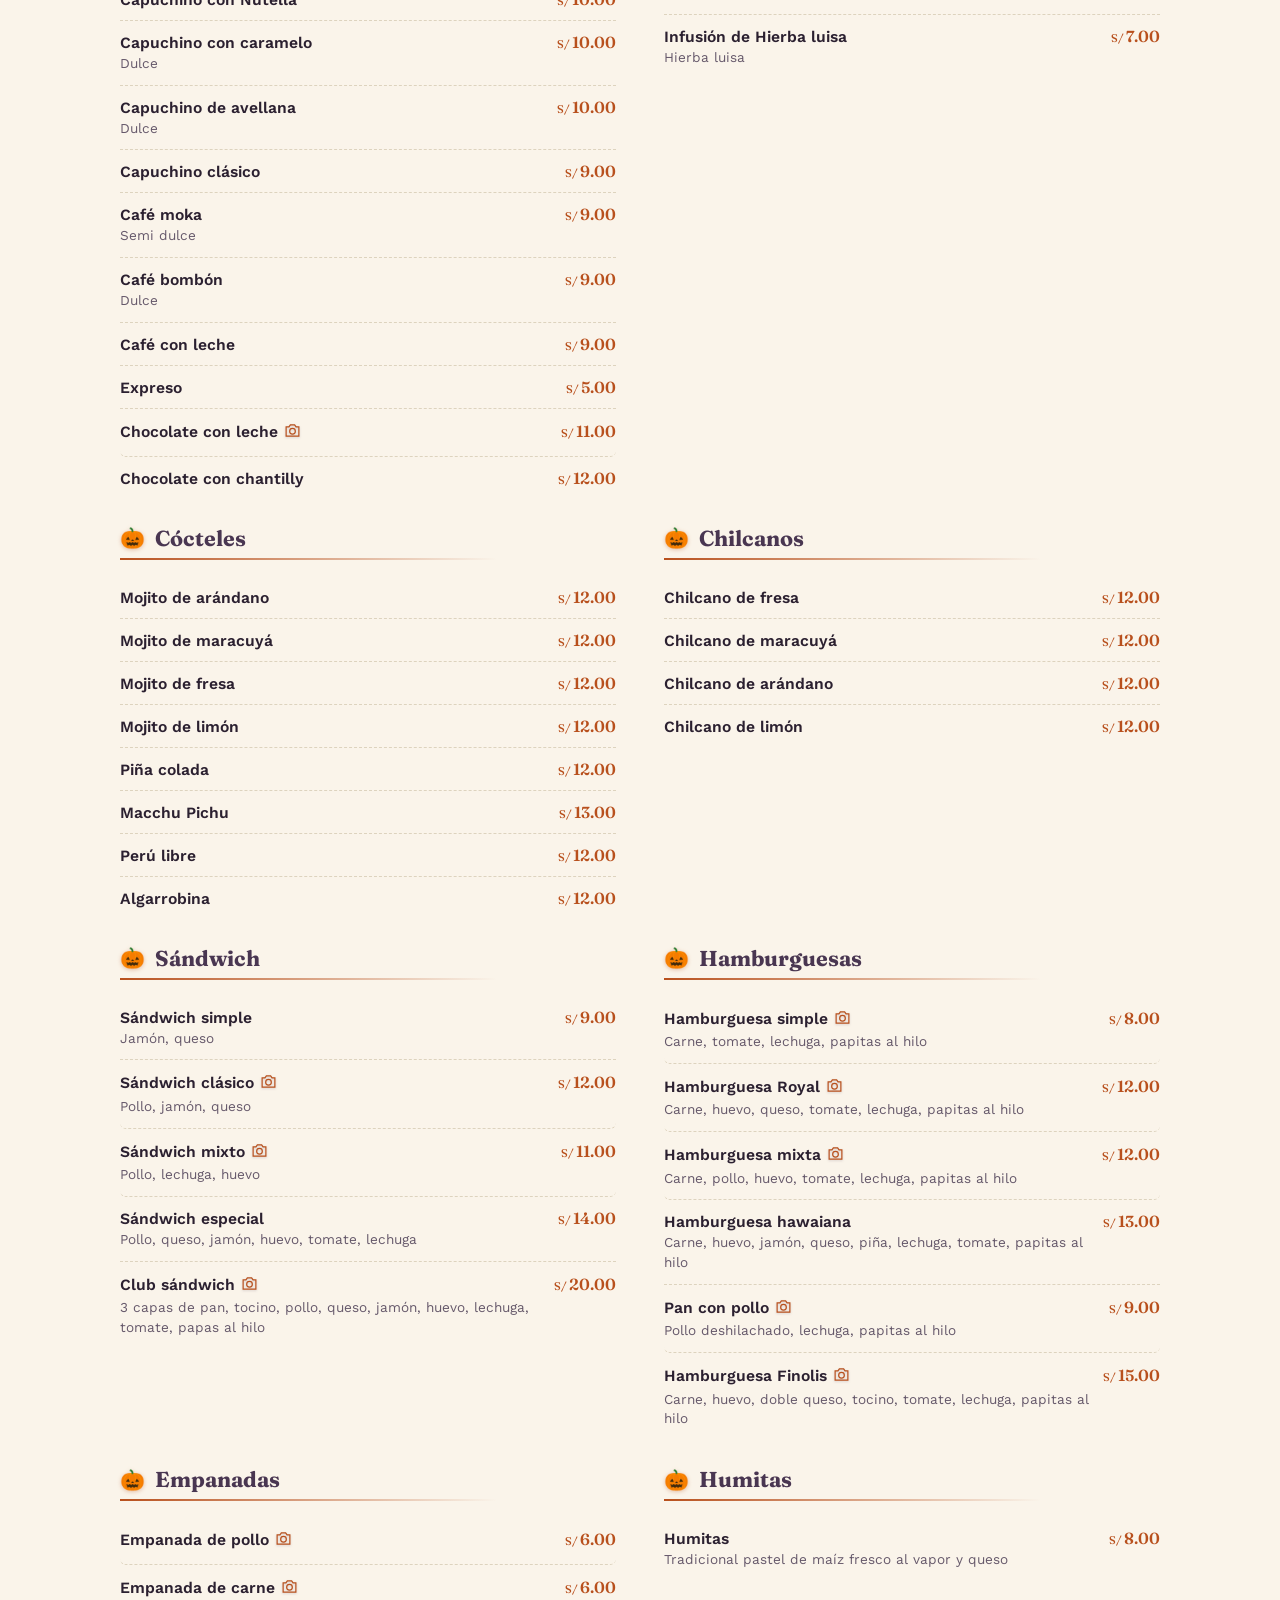
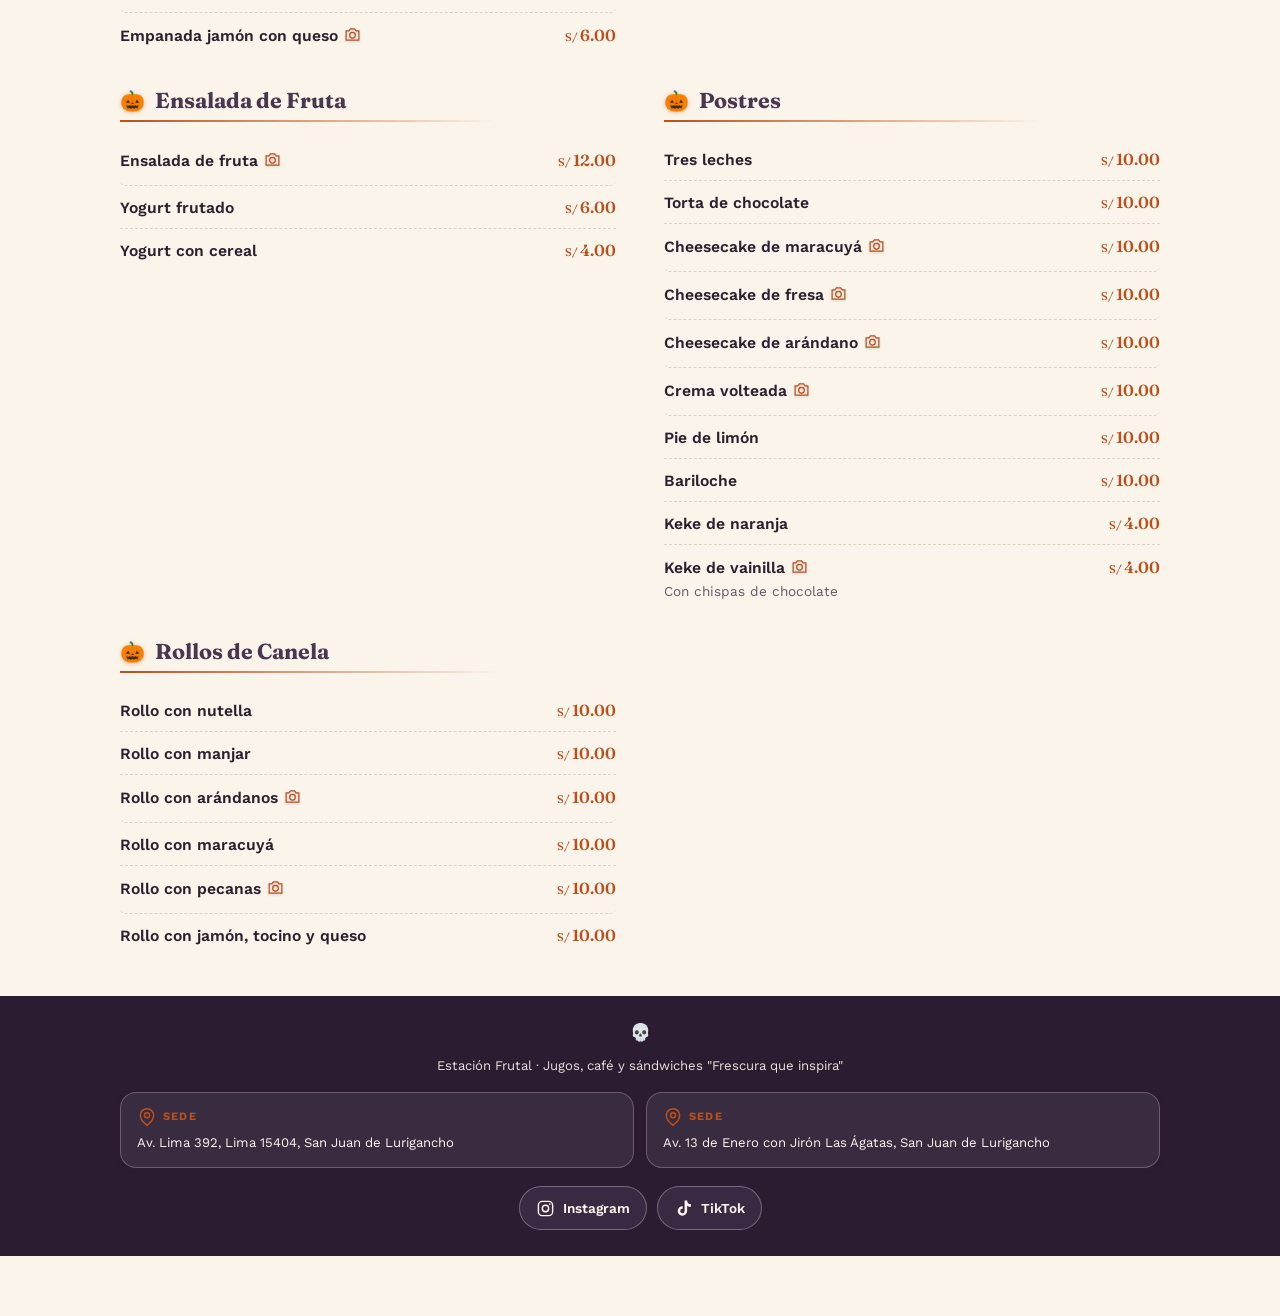
<file: index-halloween.html>
<!DOCTYPE html>
<html lang="es">
<head>
<meta charset="UTF-8">
<meta name="viewport" content="width=device-width, initial-scale=1.0">
<title>Estación Frutal — Especial Halloween</title>
<link rel="preconnect" href="https://fonts.googleapis.com">
<link rel="preconnect" href="https://fonts.gstatic.com" crossorigin>
<link href="https://fonts.googleapis.com/css2?family=Parisienne&family=Fraunces:ital,opsz,wght@0,9..144,400;0,9..144,600;0,9..144,700;1,9..144,500&family=Work+Sans:wght@400;500;600;700&display=swap" rel="stylesheet">
<link rel="stylesheet" href="menu.css">
 <link rel="stylesheet" href="menu-halloween.css">
</head>
<body class="theme-halloween">

<div class="seasonal-ribbon" id="seasonalRibbon" role="status">
  <span>Especial Halloween</span>
  <span>Sabores para compartir</span>
</div>

<div class="hero">
  <span class="halloween-web halloween-web-left" aria-hidden="true"></span>
  <span class="halloween-web halloween-web-right" aria-hidden="true"></span>
  <span class="halloween-skull" aria-hidden="true"></span>
  <img src="logo_halloween.png" alt="Estación Frutal — Jugos, café y sándwiches" style="width:min(180px,72vw);height:auto;object-fit:contain;border-radius:0;border:0;box-shadow:none;">
  <h1>Estación Frutal</h1>
  <p class="tag">Frescura que inspira</p>
  <p class="hours">Atención: 7:00 am a 11:30 pm</p>
  <p class="seasonal-label">Especial de Halloween</p>
</div>

<div class="topbar">
  <div class="brand">
        <button class="highlights-launcher" id="openHighlights" type="button" aria-label="Abrir productos destacados de Estación Frutal" aria-haspopup="dialog" aria-controls="highlightsDialog" aria-expanded="false" title="Productos destacados"><img class="brand-logo-halloween" src="logo_halloween.png" alt=""></button>
    <span>Estación Frutal</span>
  </div>
  <button class="hamburger" id="hamburgerBtn" aria-label="Abrir menú de categorías" aria-expanded="false" aria-controls="menuDrawer">
    <span></span><span></span><span></span>
  </button>
</div>

<div class="menu-overlay" id="menuOverlay"></div>

<aside class="menu-drawer" id="menuDrawer" role="dialog" aria-modal="true" aria-label="Categorías" inert>
  <div class="menu-drawer-head">
    <span>Categorías</span>
    <button id="closeDrawerBtn" aria-label="Cerrar menú">&times;</button>
  </div>
  <nav id="catnav">
    <div class="group-label">Bebidas</div>
    <a href="#jugos-combinados">Jugos Combinados</a>
    <a href="#jugos-clasicos">Jugos Clásicos</a>
    <a href="#jugos-leche">Jugos con Leche</a>
    <a href="#frappes">Frappes</a>
    <a href="#frozen">Frozen</a>
    <a href="#iced-coffee">Iced Coffee</a>
    <a href="#cafe">Café</a>
    <a href="#infusiones">Infusiones</a>
    <!-- <a href="#limonadas">Limonadas</a> -->
    <a href="#cocteles">Cócteles</a>
    <a href="#chilcanos">Chilcanos</a>
    <div class="group-label">Comida</div>
    <a href="#sandwich">Sándwich</a>
    <a href="#hamburguesas">Hamburguesas</a>
    <a href="#empanadas">Empanadas</a>
    <a href="#humitas">Humitas</a>
    <a href="#ensaladas">Ensaladas de Frutas</a>
    <div class="group-label">Dulces</div>
    <a href="#postres">Postres</a>
    <a href="#rollos">Rollos de Canela</a>
  </nav>
</aside>
<!-- Carrusel -->
<section class="carousel-section" aria-label="Más pedidos y una novedad">
  <h2>Los favoritos de la estación</h2>
    <p class="carousel-caption">Más pedidos en nuestras sedes y una novedad para descubrir</p>
  <div class="carousel">
    <div class="carousel-track" id="recoTrack">
      <a class="carousel-card" href="#ensaladas">
        <span class="carousel-card-badge" aria-hidden="true">Más pedido</span>
        <img src="./img/ensaladas/ensalada_fruta.png" alt="Ensalada de fruta">
        <div class="carousel-card-info">
          <div class="carousel-card-name">Ensalada de fruta</div>
          <div class="carousel-card-price">12.00</div>
        </div>
      </a>
      <a class="carousel-card" href="#sandwich">
        <span class="carousel-card-badge" aria-hidden="true">Más pedido</span>
        <img src="./img/sandwich/club_sandwich.png" alt="Club sándwich">
        <div class="carousel-card-info">
          <div class="carousel-card-name">Club sándwich</div>
          <div class="carousel-card-price">20.00</div>
        </div>
      </a>
      <a class="carousel-card" href="#jugos-leche">
        <span class="carousel-card-badge" aria-hidden="true">Más pedido</span>
        <img src="./img/jugos_con_leche/fresa_leche.png" alt="Fresa con leche">
        <div class="carousel-card-info">
          <div class="carousel-card-name">Fresa con leche</div>
          <div class="carousel-card-price">13.00</div>
        </div>
      </a>
      <a class="carousel-card" href="#empanadas">
        <span class="carousel-card-badge" aria-hidden="true">Más pedido</span>
        <img src="./img/empanadas/empanada_pollo.png" alt="Empanada de pollo">
        <div class="carousel-card-info">
          <div class="carousel-card-name">Empanada de pollo</div>
          <div class="carousel-card-price">6.00</div>
        </div>
      </a>
      <a class="carousel-card" href="#jugos-clasicos">
        <span class="carousel-card-badge" aria-hidden="true">Más pedido</span>
        <img src="./img/jugos_clasicos/papaya.png" alt="Papaya">
        <div class="carousel-card-info">
          <div class="carousel-card-name">Papaya</div>
          <div class="carousel-card-price">9.00</div>
        </div>
      </a>
      <a class="carousel-card" href="#postres">
        <span class="carousel-card-badge is-new" aria-hidden="true">Novedad</span>
        <img src="./img/postres/crema_volteada.png" alt="Crema volteada">
        <div class="carousel-card-info">
          <div class="carousel-card-name">Crema volteada</div>
          <div class="carousel-card-price">10.00</div>
        </div>
      </a>
    </div>
    <div class="carousel-dots" id="recoDots"></div>
  </div>
</section>

<main>

<section class="category" id="jugos-combinados">
  <h2>Jugos Combinados</h2>
  <div class="divider"></div>
  <!-- Arandano, Fresa y Mango -->
  <div class="item">
  <div class="item-info"><div class="item-name">Arándano, fresa y mango</div></div>
  <div class="item-price">15.00</div>
</div>
<!-- Maracumango -->
  <div class="item">
    <div class="item-info"><div class="item-name">Maracumango</div></div>
    <div class="item-price">14.00</div>
  </div>
  <!-- Maracufresa -->
  <div class="item">
    <div class="item-info"><div class="item-name">Maracufresa</div></div>
    <div class="item-price">13.00</div>
  </div>
  <div class="item">
    <div class="item-info"><div class="item-name">Naranja con maracuyá</div></div>
    <div class="item-price">14.00</div>
  </div>
  <div class="item">
    <div class="item-info"><div class="item-name">Piña con maracuyá</div></div>
    <div class="item-price">13.00</div>
  </div>
  <div class="item">
    <div class="item-info"><div class="item-name">Fresa con mango</div></div>
    <div class="item-price">13.00</div>
  </div>
  <div class="item">
    <div class="item-info"><div class="item-name">Papaya con piña</div></div>
    <div class="item-price">11.00</div>
  </div>
  <div class="item">
    <div class="item-info"><div class="item-name">Guanábana con granadilla</div></div>
    <div class="item-price">14.00</div>
  </div>
  <div class="item">
    <div class="item-info"><div class="item-name">Papaya, fresa y plátano</div></div>
    <div class="item-price">12.00</div>
  </div>
  <div class="item">
    <div class="item-info"><div class="item-name">Naranja, papaya y piña</div></div>
    <div class="item-price">13.00</div>
  </div>
  <div class="item">
    <div class="item-info"><div class="item-name">Granadilla con piña</div></div>
    <div class="item-price">12.00</div>
  </div>
</section>

<section class="category" id="jugos-clasicos">
  <h2>Jugos Clásicos</h2>
  <div class="divider"></div>
  <div class="item item-preview" data-images="img/jugos_clasicos/fresa.png,img/jugos_clasicos/fresa_p.png"
    data-image-descriptions="Para consumo en local|Para llevar">
    <div class="item-info"><div class="item-name">Fresa</div></div>
    <div class="item-price">10.00</div>
  </div>
  <div class="item item-preview" data-images="img/jugos_clasicos/papaya_p.png"
    data-image-descriptions="Para llevar">
    <div class="item-info"><div class="item-name">Papaya</div></div>
    <div class="item-price">9.00</div>
  </div>
  <div class="item item-preview" data-images="img/jugos_clasicos/pina.png,img/jugos_clasicos/pina_p.png"
    data-image-descriptions="Para consumo en local|Para llevar">
    <div class="item-info"><div class="item-name">Piña</div></div>
    <div class="item-price">9.00</div>
  </div>
  <div class="item item-preview" data-images="img/jugos_clasicos/surtido.png,img/jugos_clasicos/surtido_p.png"
    data-image-descriptions="Para consumo en local|Para llevar">
    <div class="item-info"><div class="item-name">Surtido</div></div>
    <div class="item-price">9.00</div>
  </div>
  <div class="item item-preview" data-images="img/jugos_clasicos/mango_p.png"
    data-image-descriptions="Para llevar">
    <div class="item-info"><div class="item-name">Mango</div></div>
    <div class="item-price">10.00</div>
  </div>
  <div class="item item-preview" data-images="img/jugos_clasicos/naranja_P.png"
    data-image-descriptions="Para llevar">
    <div class="item-info"><div class="item-name">Naranja</div></div>
    <div class="item-price">10.00</div>
  </div>
  <div class="item item-preview" data-images="img/jugos_clasicos/maracuya_p.png"
    data-image-descriptions="Para llevar">
    <div class="item-info"><div class="item-name">Maracuyá</div></div>
    <div class="item-price">10.00</div>
  </div>
  <div class="item item-preview" data-images="img/jugos_clasicos/guanabana.png,img/jugos_clasicos/guanabana_p.png"
    data-image-descriptions="Para consumo en local|Para llevar">
    <div class="item-info"><div class="item-name">Guanábana</div></div>
    <div class="item-price">10.00</div>
  </div>
</section>

<section class="category" id="jugos-leche">
  <h2>Jugos con Leche</h2>
  <div class="divider"></div>
  <div class="item item-preview active" data-images="img/jugos_con_leche/arandano_fresa_mango_leche.png,img/jugos_con_leche/arandano_fresa_mango_leche_p.png"
    data-image-descriptions="Para consumo en local|Para llevar">
    <div class="item-info"><div class="item-name">Arándano, fresa, mango y leche</div></div>
    <div class="item-price">15.00</div>
  </div>
  <div class="item ">
    <div class="item-info"><div class="item-name">Arándano, fresa y leche</div></div>
    <div class="item-price">15.00</div>
  </div>
  <div class="item">
    <div class="item-info"><div class="item-name">Arándano, mango y leche</div></div>
    <div class="item-price">15.00</div>
  </div>
  <div class="item item-preview active" data-images="img/jugos_con_leche/arandano_leche_p.png"
    data-image-descriptions="Para llevar">
    <div class="item-info"><div class="item-name">Arándano y leche</div></div>
    <div class="item-price">14.00</div>
  </div>
  <div class="item item-preview active" data-images="img/jugos_con_leche/fresa_leche.png,img/jugos_con_leche/fresa_leche_p.png"
    data-image-descriptions="Para consumo en local|Para llevar">
    <div class="item-info"><div class="item-name">Fresa con leche</div></div>
    <div class="item-price">13.00</div>
  </div>
  <div class="item item-preview active" data-images="img/jugos_con_leche/mango_leche.png, img/jugos_con_leche/mango_leche_p.png"
    data-image-descriptions="Para consumo en local|Para llevar">
    <div class="item-info"><div class="item-name">Mango con leche</div></div>
    <div class="item-price">13.00</div>
  </div>
  <div class="item item-preview active" data-images="img/jugos_con_leche/platano_leche_p.png"
    data-image-descriptions="Para llevar">
    <div class="item-info"><div class="item-name">Plátano con leche</div></div>
    <div class="item-price">10.00</div>
  </div>
  <div class="item item-preview active" data-images="img/jugos_con_leche/lucuma_leche_p.png"
    data-image-descriptions="Para llevar">
    <div class="item-info"><div class="item-name">Lúcuma con leche</div></div>
    <div class="item-price">14.00</div>
  </div>
  <div class="item item-preview active" data-images="img/jugos_con_leche/guanabana_leche_p.png"
    data-image-descriptions="Para llevar">
    <div class="item-info"><div class="item-name">Guanábana con leche</div></div>
    <div class="item-price">14.00</div>
  </div>
  <div class="item">
    <div class="item-info"><div class="item-name">Lúcuma, fresa con leche</div></div>
    <div class="item-price">14.00</div>
  </div>
  <div class="item">
    <div class="item-info"><div class="item-name">Fresa, mango con leche</div></div>
    <div class="item-price">14.00</div>
  </div>
  <div class="item">
    <div class="item-info"><div class="item-name">Fresa, plátano con leche</div></div>
    <div class="item-price">13.00</div>
  </div>
  <div class="item item-preview active" data-images="img/jugos_con_leche/papaya_leche_p.png"
    data-image-descriptions="Para llevar">
    <div class="item-info"><div class="item-name">Papaya con leche</div></div>
    <div class="item-price">12.00</div>
  </div>
  <div class="item item-preview active" data-images="img/jugos_con_leche/Especial_p.png"
    data-image-descriptions="Para llevar">
    <div class="item-info"><div class="item-name">Especial</div></div>
    <div class="item-price">12.00</div>
  </div>
</section>

<section class="category" id="frappes">
  <h2>Frappes</h2>
  <div class="divider"></div>
  <div class="item item-preview" data-images="img/frappes/frappe_oreo.png,img/frappes/frappe_oreo_p.png"
    data-image-descriptions="Para consumo en local|Para llevar">
    <div class="item-info"><div class="item-name">Frappe Oreo</div></div>
    <div class="item-price">13.00</div>
  </div>
  <div class="item item-preview" data-images="img/frappes/frappe_caramelo.png,img/frappes/frappe_caramelo_p.png"
    data-image-descriptions="Para consumo en local|Para llevar">
    <div class="item-info"><div class="item-name">Frappe caramelo</div></div>
    <div class="item-price">13.00</div>
  </div>
  <div class="item item-preview" data-images="img/frappes/frappe_moka_p.png"
    data-image-descriptions="Para llevar">
    <div class="item-info"><div class="item-name">Frappe moka</div></div>
    <div class="item-price">13.00</div>
  </div>
  <div class="item item-preview" data-images="img/frappes/frappe_coco.png,img/frappes/frappe_coco_p.png"
    data-image-descriptions="Para consumo en local|Para llevar">
    <div class="item-info"><div class="item-name">Frappe de coco</div></div>
    <div class="item-price">13.00</div>
  </div>
  <div class="item item-preview" data-images="img/frappes/frappe_fresa.png,img/frappes/frappe_fresa_leche_p.png"
    data-image-descriptions="Para consumo en local|Para llevar">
    <div class="item-info"><div class="item-name">Frappe fresa con leche</div></div>
    <div class="item-price">13.00</div>
  </div>
  <div class="item item-preview" data-images="img/frappes/frappe_arandano.png,img/frappes/frappe_arandano_leche_p.png"
    data-image-descriptions="Para consumo en local|Para llevar">
    <div class="item-info"><div class="item-name">Frappe arándano con leche</div></div>
    <div class="item-price">14.00</div>
  </div>
  <div class="item">
    <div class="item-info"><div class="item-name">Frappe de nutella</div></div>
    <div class="item-price">14.00</div>
  </div>
  <div class="item item-preview" data-images="img/frappes/frappe_clasico.png"
    data-image-descriptions="Para consumo en local">
    <div class="item-info"><div class="item-name">Frappe clásico</div></div>
    <div class="item-price">12.00</div>
  </div>
</section>

<section class="category" id="frozen">
  <h2>Frozen</h2>
  <div class="divider"></div>
  <div class="item item-preview" data-images="img/frozen/frozen_maracumango.png">
    <div class="item-info"><div class="item-name">Maracumango frozen</div></div>
    <div class="item-price">15.00</div>
  </div>
  <div class="item">
    <div class="item-info"><div class="item-name">Maracufresa frozen</div></div>
    <div class="item-price">15.00</div>
  </div>
  <div class="item">
    <div class="item-info"><div class="item-name">Jamaica frozen</div></div>
    <div class="item-price">13.00</div>
  </div>
  <div class="item">
    <div class="item-info"><div class="item-name">Limonada frozen</div></div>
    <div class="item-price">13.00</div>
  </div>
  <div class="item">
    <div class="item-info"><div class="item-name">Naranja frozen</div></div>
    <div class="item-price">13.00</div>
  </div>
  <div class="item">
    <div class="item-info"><div class="item-name">Fresa frozen</div></div>
    <div class="item-price">13.00</div>
  </div>
  <div class="item">
    <div class="item-info"><div class="item-name">Maracuyá frozen</div></div>
    <div class="item-price">13.00</div>
  </div>
  <div class="item">
    <div class="item-info"><div class="item-name">Fresa con leche frozen</div></div>
    <div class="item-price">15.00</div>
  </div>
  <div class="item">
    <div class="item-info"><div class="item-name">Lúcuma con leche frozen</div></div>
    <div class="item-price">15.00</div>
  </div>
  <!-- Piña Frozen -->
  <div class="item item-preview" data-images="img/frozen/frozen_pina.png">
    <div class="item-info"><div class="item-name">Piña frozen</div></div>
    <div class="item-price">12.00</div>
  </div>
  <!-- Limonada frozen de hierba luisa -->
  <div class="item">
    <div class="item-info"><div class="item-name">Limonada frozen de hierba luisa</div>
      <div class="item-desc">Limón y Jamaica</div>
    </div>
    <div class="item-price">14.00</div>
  </div>
  <!-- Limonada frozen de Jamaica -->
  <div class="item">
    <div class="item-info"><div class="item-name">Limonada frozen de Jamaica</div></div>
    <div class="item-price">14.00</div>
  </div>
</section>

<section class="category" id="iced-coffee">
  <h2>Iced Coffee</h2>
  <div class="divider"></div>
  <div class="item">
    <div class="item-info"><div class="item-name">Iced coffee caramelo</div></div>
    <div class="item-price">13.00</div>
  </div>
  <div class="item">
    <div class="item-info"><div class="item-name">Iced coffee chocolate</div></div>
    <div class="item-price">13.00</div>
  </div>
  <div class="item">
    <div class="item-info"><div class="item-name">Iced coffee avellanas</div></div>
    <div class="item-price">13.00</div>
  </div>
  <div class="item">
    <div class="item-info"><div class="item-name">Iced coffee vainilla</div></div>
    <div class="item-price">13.00</div>
  </div>
  <div class="item">
    <div class="item-info"><div class="item-name">Iced coffee clásico</div></div>
    <div class="item-price">12.00</div>
  </div>
  <div class="item">
    <div class="item-info"><div class="item-name">Matcha espresso latte</div></div>
    <div class="item-price">14.00</div>
  </div>
  <div class="item">
    <div class="item-info"><div class="item-name">Taro espresso latte</div></div>
    <div class="item-price">14.00</div>
  </div>
</section>

<section class="category" id="cafe">
  <h2>Café</h2>
  <div class="divider"></div>
  <div class="item item-preview" data-images="img/cafe/cafe_clasico.png">
    <div class="item-info"><div class="item-name">Café clásico</div></div>
    <div class="item-price">8.00</div>
  </div>
  <div class="item item-preview" data-images="img/cafe/capuccino_chantilly.png">
    <div class="item-info"><div class="item-name">Capuchino con chantilly</div></div>
    <div class="item-price">10.00</div>
  </div>
  <div class="item">
    <div class="item-info"><div class="item-name">Capuchino con Nutella</div></div>
    <div class="item-price">10.00</div>
  </div>
  <div class="item">
    <div class="item-info"><div class="item-name">Capuchino con caramelo</div><div class="item-desc">Dulce</div></div>
    <div class="item-price">10.00</div>
  </div>
  <div class="item">
    <div class="item-info"><div class="item-name">Capuchino de avellana</div><div class="item-desc">Dulce</div></div>
    <div class="item-price">10.00</div>
  </div>
  <div class="item">
    <div class="item-info"><div class="item-name">Capuchino clásico</div></div>
    <div class="item-price">9.00</div>
  </div>
  <div class="item">
    <div class="item-info"><div class="item-name">Café moka</div><div class="item-desc">Semi dulce</div></div>
    <div class="item-price">9.00</div>
  </div>
  <div class="item">
    <div class="item-info"><div class="item-name">Café bombón</div><div class="item-desc">Dulce</div></div>
    <div class="item-price">9.00</div>
  </div>
  <div class="item">
    <div class="item-info"><div class="item-name">Café con leche</div></div>
    <div class="item-price">9.00</div>
  </div>
  <div class="item">
    <div class="item-info"><div class="item-name">Expreso</div></div>
    <div class="item-price">5.00</div>
  </div>
  <div class="item item-preview" data-images="img/cafe/chocolate_leche.png">
    <div class="item-info"><div class="item-name">Chocolate con leche</div></div>
    <div class="item-price">11.00</div>
  </div>
  <div class="item">
    <div class="item-info"><div class="item-name">Chocolate con chantilly</div></div>
    <div class="item-price">12.00</div>
  </div>
</section>

<section class="category" id="infusiones">
  <h2>Infusiones</h2>
  <div class="divider"></div>
  <div class="item item-preview" data-images="img/cafe/infusion_jamaica.png">
    <div class="item-info"><div class="item-name">Infusión de Jamaica</div>
      <div class="item-desc">Flor de Jamaica y canela</div>
    </div>
    <div class="item-price">8.00</div>
  </div>
  <div class="item">
    <div class="item-info"><div class="item-name">Infusión de Manzanilla</div><div class="item-desc">Manzanilla</div></div>
    <div class="item-price">7.00</div>
  </div>
  <div class="item">
    <div class="item-info"><div class="item-name">Infusión de Hierba luisa</div><div class="item-desc">Hierba luisa</div></div>
    <div class="item-price">7.00</div>
  </div>
</section>

<!-- <section class="category" id="limonadas">
  <h2>Limonadas Refrescantes</h2>
  <div class="divider"></div>
  <div class="item">
    <div class="item-info"><div class="item-name">Limonada con jamaica</div></div>
    <div class="item-price">13.00</div>
  </div>
  <div class="item">
    <div class="item-info"><div class="item-name">Limonada clásica</div></div>
    <div class="item-price">10.00</div>
  </div>
  <div class="item">
    <div class="item-info"><div class="item-name">Limonada con hierba luisa</div></div>
    <div class="item-price">13.00</div>
  </div>
</section> -->

<section class="category" id="cocteles">
  <h2>Cócteles</h2>
  <div class="divider"></div>
  <div class="item">
    <div class="item-info"><div class="item-name">Mojito de arándano</div></div>
    <div class="item-price">12.00</div>
  </div>
  <div class="item">
    <div class="item-info"><div class="item-name">Mojito de maracuyá</div></div>
    <div class="item-price">12.00</div>
  </div>
  <div class="item">
    <div class="item-info"><div class="item-name">Mojito de fresa</div></div>
    <div class="item-price">12.00</div>
  </div>
  <div class="item">
    <div class="item-info"><div class="item-name">Mojito de limón</div></div>
    <div class="item-price">12.00</div>
  </div>
  <div class="item">
    <div class="item-info"><div class="item-name">Piña colada</div></div>
    <div class="item-price">12.00</div>
  </div>
  <div class="item">
    <div class="item-info"><div class="item-name">Macchu Pichu</div></div>
    <div class="item-price">13.00</div>
  </div>
  <div class="item">
    <div class="item-info"><div class="item-name">Perú libre</div></div>
    <div class="item-price">12.00</div>
  </div>
  <div class="item">
    <div class="item-info"><div class="item-name">Algarrobina</div></div>
    <div class="item-price">12.00</div>
  </div>
</section>

<section class="category" id="chilcanos">
  <h2>Chilcanos</h2>
  <div class="divider"></div>
  <div class="item">
    <div class="item-info"><div class="item-name">Chilcano de fresa</div></div>
    <div class="item-price">12.00</div>
  </div>
  <div class="item">
    <div class="item-info"><div class="item-name">Chilcano de maracuyá</div></div>
    <div class="item-price">12.00</div>
  </div>
  <div class="item">
    <div class="item-info"><div class="item-name">Chilcano de arándano</div></div>
    <div class="item-price">12.00</div>
  </div>
  <div class="item">
    <div class="item-info"><div class="item-name">Chilcano de limón</div></div>
    <div class="item-price">12.00</div>
  </div>
</section>

<section class="category" id="sandwich">
  <h2>Sándwich</h2>
  <div class="divider"></div>
  <div class="item">
    <div class="item-info"><div class="item-name">Sándwich simple</div><div class="item-desc">Jamón, queso</div></div>
    <div class="item-price">9.00</div>
  </div>
  <div class="item item-preview" data-images="img/sandwich/sandwich_clasico.png">
    <div class="item-info"><div class="item-name">Sándwich clásico</div><div class="item-desc">Pollo, jamón, queso</div></div>
    <div class="item-price">12.00</div>
  </div>
  <div class="item item-preview" data-images="img/sandwich/sandwich_mixto.png">
    <div class="item-info"><div class="item-name">Sándwich mixto</div><div class="item-desc">Pollo, lechuga, huevo</div></div>
    <div class="item-price">11.00</div>
  </div>
  <div class="item">
    <div class="item-info"><div class="item-name">Sándwich especial</div><div class="item-desc">Pollo, queso, jamón, huevo, tomate, lechuga</div></div>
    <div class="item-price">14.00</div>
  </div>
  <div class="item item-preview" data-images="img/sandwich/club_sandwich.png">
    <div class="item-info"><div class="item-name">Club sándwich</div><div class="item-desc">3 capas de pan, tocino, pollo, queso, jamón, huevo, lechuga, tomate, papas al hilo</div></div>
    <div class="item-price">20.00</div>
  </div>
</section>

<section class="category" id="hamburguesas">
  <h2>Hamburguesas</h2>
  <div class="divider"></div>
  <div class="item item-preview" data-images="img/hamburguesas/hamburguesa_simple.png">
    <div class="item-info"><div class="item-name">Hamburguesa simple</div>
    <div class="item-desc">Carne, tomate, lechuga, papitas al hilo</div></div>
    <div class="item-price">8.00</div>
  </div>
  <div class="item item-preview" data-images="img/hamburguesas/hamburguesa_royal.png">
    <div class="item-info"><div class="item-name">Hamburguesa Royal</div>
    <div class="item-desc">Carne, huevo, queso, tomate, lechuga, papitas al hilo</div></div>
    <div class="item-price">12.00</div>
  </div>
  <div class="item item-preview" data-images="img/hamburguesas/hamburguesa_mixta.png">
    <div class="item-info"><div class="item-name">Hamburguesa mixta</div>
    <div class="item-desc">Carne, pollo, huevo, tomate, lechuga, papitas al hilo</div></div>
    <div class="item-price">12.00</div>
  </div>
  <div class="item">
    <div class="item-info"><div class="item-name">Hamburguesa hawaiana</div>
    <div class="item-desc">Carne, huevo, jamón, queso, piña, lechuga, tomate, papitas al hilo</div></div>
    <div class="item-price">13.00</div>
  </div>
  <div class="item item-preview" data-images="img/hamburguesas/pan_con_pollo.png">
    <div class="item-info"><div class="item-name">Pan con pollo</div>
    <div class="item-desc">Pollo deshilachado, lechuga, papitas al hilo</div></div>
    <div class="item-price">9.00</div>
  </div>
  <div class="item item-preview" data-images="img/hamburguesas/hamburguesa_finolis.png">
    <div class="item-info"><div class="item-name">Hamburguesa Finolis</div>
    <div class="item-desc">Carne, huevo, doble queso, tocino, tomate, lechuga, papitas al hilo</div></div>
    <div class="item-price">15.00</div>
  </div>
</section>

<section class="category" id="empanadas">
  <h2>Empanadas</h2>
  <div class="divider"></div>
  <div class="item item-preview" data-images="img/empanadas/empanada_pollo.png">
    <div class="item-info"><div class="item-name">Empanada de pollo</div></div>
    <div class="item-price">6.00</div>
  </div>
  <div class="item item-preview" data-images="img/empanadas/empanada_carne.png">
    <div class="item-info"><div class="item-name">Empanada de carne</div></div>
    <div class="item-price">6.00</div>
  </div>
  <div class="item item-preview" data-images="img/empanadas/empanada_jamon_queso.png">
    <div class="item-info"><div class="item-name">Empanada jamón con queso</div></div>
    <div class="item-price">6.00</div>
  </div>
  </section>

  <section class="category" id="humitas">
    <h2>Humitas</h2>
    <div class="divider"></div>
    <div class="item">
    <div class="item-info"><div class="item-name">Humitas</div>
    <div class="item-desc">Tradicional pastel de maíz fresco al vapor y queso</div></div>
    <div class="item-price">8.00</div>
  </div>
  </section>

  <section class="category" id="ensaladas">
  <h2>Ensalada de Fruta</h2>
  <div class="divider"></div>
  <div class="item item-preview" data-images="img/ensaladas/ensalada_fruta.png">
    <div class="item-info"><div class="item-name">Ensalada de fruta</div></div>
    <div class="item-price">12.00</div>
  </div>
  <div class="item">
    <div class="item-info"><div class="item-name">Yogurt frutado</div></div>
    <div class="item-price">6.00</div>
  </div>
  <div class="item">
    <div class="item-info"><div class="item-name">Yogurt con cereal</div></div>
    <div class="item-price">4.00</div>
  </div>
</section>

<section class="category" id="postres">
  <h2>Postres</h2>
  <div class="divider"></div>
  <div class="item">
    <div class="item-info"><div class="item-name">Tres leches</div></div>
    <div class="item-price">10.00</div>
  </div>
  <div class="item">
    <div class="item-info"><div class="item-name">Torta de chocolate</div></div>
    <div class="item-price">10.00</div>
  </div>
  <div class="item item-preview" data-images="img/postres/cheesecake_maracuya.png">
    <div class="item-info"><div class="item-name">Cheesecake de maracuyá</div></div>
    <div class="item-price">10.00</div>
  </div>
  <div class="item item-preview" data-images="img/postres/cheesecake_fresa.png">
    <div class="item-info"><div class="item-name">Cheesecake de fresa</div></div>
    <div class="item-price">10.00</div>
  </div>
  <div class="item item-preview" data-images="img/postres/cheesecake_arandano.png">
    <div class="item-info"><div class="item-name">Cheesecake de arándano</div></div>
    <div class="item-price">10.00</div>
  </div>
  <div class="item item-preview" data-images="img/postres/crema_volteada.png">
    <div class="item-info"><div class="item-name">Crema volteada</div></div>
    <div class="item-price">10.00</div>
  </div>
  <div class="item">
    <div class="item-info"><div class="item-name">Pie de limón</div></div>
    <div class="item-price">10.00</div>
  </div>
  <div class="item">
    <div class="item-info"><div class="item-name">Bariloche</div></div>
    <div class="item-price">10.00</div>
  </div>
  <div class="item item">
    <div class="item-info"><div class="item-name">Keke de naranja</div></div>
    <div class="item-price">4.00</div>
  </div>
  <div class="item item-preview" data-images="img/postres/keke_vainilla.png">
    <div class="item-info"><div class="item-name">Keke de vainilla</div>
    <div class="item-desc">Con chispas de chocolate</div></div>
    <div class="item-price">4.00</div>
  </div>
</section>

<section class="category" id="rollos">
  <h2>Rollos de Canela</h2>
  <div class="divider"></div>
  <div class="item">
    <div class="item-info"><div class="item-name">Rollo con nutella</div></div>
    <div class="item-price">10.00</div>
  </div>
  <div class="item">
    <div class="item-info"><div class="item-name">Rollo con manjar</div></div>
    <div class="item-price">10.00</div>
  </div>
  <div class="item item-preview" data-images="img/rollos/rollito_arandano.png">
    <div class="item-info"><div class="item-name">Rollo con arándanos</div></div>
    <div class="item-price">10.00</div>
  </div>
  <div class="item">
    <div class="item-info"><div class="item-name">Rollo con maracuyá</div></div>
    <div class="item-price">10.00</div>
  </div>
  <div class="item item-preview" data-images="img/rollos/rollito_pecanas.png">
    <div class="item-info"><div class="item-name">Rollo con pecanas</div></div>
    <div class="item-price">10.00</div>
  </div>
  <div class="item">
    <div class="item-info"><div class="item-name">Rollo con jamón, tocino y queso</div></div>
    <div class="item-price">10.00</div>
  </div>
</section>

</main>

<footer>
  <div class="fline"></div>
  <p class="footer-intro">Estación Frutal · Jugos, café y sándwiches "Frescura que inspira"</p>
  <div class="store-locations" aria-label="Direcciones de los locales">
    <a class="store-card" href="https://www.google.com/maps/search/?api=1&amp;query=Av.%20Lima%20392%2C%20Lima%2015404%2C%20San%20Juan%20de%20Lurigancho%2C%20Per%C3%BA" target="_blank" rel="noopener noreferrer" aria-label="Ver ubicación de Av. Lima 392, Lima 15404, San Juan de Lurigancho en Google Maps (abre en otra pestaña)">
      <span class="store-label"><svg viewBox="0 0 24 24" fill="none" stroke="currentColor" stroke-width="1.8" aria-hidden="true" focusable="false"><path d="M20 10c0 6-8 12-8 12S4 16 4 10a8 8 0 1 1 16 0Z"/><circle cx="12" cy="10" r="3"/></svg>Sede</span>
      <p>Av. Lima 392, Lima 15404, San Juan de Lurigancho</p>
    </a>
    <a class="store-card" href="https://www.google.com/maps/search/?api=1&amp;query=Av.%2013%20de%20Enero%20con%20Jir%C3%B3n%20Las%20%C3%81gatas%2C%20San%20Juan%20de%20Lurigancho%2C%20Per%C3%BA" target="_blank" rel="noopener noreferrer" aria-label="Ver ubicación de Av. 13 de Enero con Jirón Las Ágatas, San Juan de Lurigancho en Google Maps (abre en otra pestaña)">
      <span class="store-label"><svg viewBox="0 0 24 24" fill="none" stroke="currentColor" stroke-width="1.8" aria-hidden="true" focusable="false"><path d="M20 10c0 6-8 12-8 12S4 16 4 10a8 8 0 1 1 16 0Z"/><circle cx="12" cy="10" r="3"/></svg>Sede</span>
      <p>Av. 13 de Enero con Jirón Las Ágatas, San Juan de Lurigancho</p>
    </a>
  </div>
  <nav class="social-links" aria-label="Redes sociales">
    <a href="https://www.instagram.com/estacionfrutal1/" target="_blank" rel="noopener noreferrer" aria-label="Instagram de Estación Frutal (abre en otra pestaña)">
      <svg viewBox="0 0 24 24" fill="none" stroke="currentColor" stroke-width="1.8" aria-hidden="true" focusable="false"><rect x="3" y="3" width="18" height="18" rx="5"/><circle cx="12" cy="12" r="4"/><circle cx="17.5" cy="6.5" r="1" fill="currentColor" stroke="none"/></svg>
      <span>Instagram</span>
    </a>
    <a href="https://www.tiktok.com/@estacionfrutal" target="_blank" rel="noopener noreferrer" aria-label="TikTok de Estación Frutal (abre en otra pestaña)">
      <svg viewBox="0 0 24 24" fill="currentColor" aria-hidden="true" focusable="false"><path d="M16.6 2h-3.2v13.2a2.8 2.8 0 1 1-2.4-2.8V9.1a6 6 0 1 0 5.6 6V8.4a8.2 8.2 0 0 0 4.8 1.5V6.7A4.8 4.8 0 0 1 16.6 2Z"/></svg>
      <span>TikTok</span>
    </a>
  </nav>
</footer>

<dialog class="highlights-dialog" id="highlightsDialog" aria-labelledby="highlightsTitle">
  <div class="highlights-shell">
    <header class="highlights-header">
      <div>
        <p class="highlights-kicker">PRODUCTOS DESTACADOS</p>
        <h2 id="highlightsTitle">Estación Frutal</h2>
      </div>
      <button class="highlights-close" id="closeHighlights" type="button" aria-label="Cerrar productos destacados" autofocus>&times;</button>
    </header>
    <div class="highlights-albums" id="highlightsAlbums" role="group" aria-label="Álbumes destacados"></div>
    <section class="highlight-story" aria-label="Fotos destacadas">
      <div class="highlight-progress" id="highlightProgress" aria-hidden="true"></div>
      <div class="highlight-stage" id="highlightStage" role="region" aria-label="Historia destacada" aria-live="polite">
        <button class="highlight-nav highlight-previous" id="highlightPrevious" type="button" aria-label="Foto anterior">&#8249;</button>
        <img id="highlightImage" alt="" decoding="async">
        <button class="highlight-nav highlight-next" id="highlightNext" type="button" aria-label="Foto siguiente">&#8250;</button>
      </div>
      <div class="highlight-caption-row">
        <p id="highlightCaption"></p>
        <span id="highlightCount" aria-live="polite"></span>
      </div>
      <div class="highlight-thumbnails" id="highlightThumbnails" role="group" aria-label="Elegir foto destacada"></div>
    </section>
    <p class="highlight-help">Desliza las fotos o usa las flechas para recorrerlas.</p>
  </div>
</dialog>
<dialog class="product-sheet" id="productSheet" aria-labelledby="previewName" aria-describedby="previewDescription previewNote">
  <div class="sheet-handle" aria-hidden="true"></div>
  <button class="sheet-close" type="button" aria-label="Cerrar vista del producto" autofocus>&times;</button>
  <div class="preview-gallery" id="previewGallery" role="region" aria-label="Fotografías del producto" tabindex="0"></div>
  <div class="preview-dots" id="previewDots" aria-label="Elegir fotografía" hidden></div>
  <div class="preview-content">
    <p class="preview-category" id="previewCategory"></p>
    <div class="preview-heading"><h2 id="previewName"></h2><p class="preview-price" id="previewPrice"></p></div>
    <p id="previewDescription"></p>
    <p class="preview-note" id="previewNote">Imagen referencial</p>
  </div>
</dialog>
<script src="menu.js" defer></script>

</body>
</html>
</file>
<file: menu.css>
:root{
    --green-deep:#123C2C;
    --green:#1B5E3F;
    --orange:#DB7B2B;
    --orange-light:#F0A15C;
    --cream:#FBF5E9;
    --cream-2:#F3ECDC;
    --ink:#2A2118;
    --paper:#FFFDF8;
  }
  *{box-sizing:border-box; margin:0; padding:0;}
  html{scroll-behavior:smooth;}
  body{
    background:var(--cream);
    color:var(--ink);
    font-family:'Work Sans', sans-serif;
    padding-bottom:60px;
  }
  .hero{
    background:radial-gradient(circle at 50% -10%, var(--green) 0%, var(--green-deep) 70%);
    color:var(--cream);
    text-align:center;
    padding:12px 16px 30px;
    position:relative;
    overflow:hidden;
  }
  .hero::after{
    content:"";
    position:absolute;
    bottom:-1px; left:0; right:0;
    height:26px;
    background:var(--cream);
    border-radius:50% 50% 0 0 / 100% 100% 0 0;
    transform:scaleX(1.3);
  }
  .hero img{
    width:118px; height:118px;
    border-radius:50%;
    border:3px solid var(--orange-light);
    box-shadow:0 6px 20px rgba(0,0,0,0.35);
    margin-bottom:4px;
  }
  .hero h1{
    font-family:'Fraunces', serif;
    font-weight:700;
    font-size:2rem;
    letter-spacing:0.5px;
  }
  .hero p.tag{
    font-family:'Parisienne','Segoe Script','Lucida Handwriting',cursive;
    font-size:clamp(1.55rem,3.4vw,2rem);
    letter-spacing:0.15px;
    text-transform:none;
    color:var(--orange-light);
    margin-top:6px;
    font-weight:400;
    line-height:1.1;
  }
  .hero p.hours{
    margin-top:8px;
    color:rgba(251,245,233,.88);
    font-family:'Work Sans',sans-serif;
    font-size:.78rem;
    font-weight:500;
    letter-spacing:.02em;
    line-height:1.4;
  }

  /* Barra superior fija con botón hamburguesa */
  .topbar{
    position:sticky; top:0; z-index:60;
    background:var(--paper);
    box-shadow:0 2px 10px rgba(0,0,0,0.08);
    display:flex;
    align-items:center;
    justify-content:space-between;
    padding:10px 16px;
  }
  .topbar .brand{
    display:flex;
    align-items:center;
    gap:10px;
  }
  .topbar .brand img{
    width:34px; height:34px;
    border-radius:50%;
    border:2px solid var(--orange);
  }
  .topbar .brand span{
    font-family:'Fraunces', serif;
    font-weight:700;
    font-size:1rem;
    color:var(--green-deep);
  }
  .hamburger{
    width:42px; height:42px;
    border-radius:10px;
    background:var(--cream-2);
    border:none;
    display:flex;
    flex-direction:column;
    align-items:center;
    justify-content:center;
    gap:5px;
    cursor:pointer;
    flex:0 0 auto;
    transition:background .2s ease;
  }
  .hamburger:active{background:var(--orange-light);}
  .hamburger span{
    width:20px; height:2.5px;
    background:var(--green-deep);
    border-radius:2px;
    transition:transform .25s ease, opacity .2s ease;
  }
  .hamburger.open span:nth-child(1){transform:translateY(7.5px) rotate(45deg);}
  .hamburger.open span:nth-child(2){opacity:0;}
  .hamburger.open span:nth-child(3){transform:translateY(-7.5px) rotate(-45deg);}

  /* Overlay oscuro detrás del menú */
  .menu-overlay{
    position:fixed; inset:0;
    background:rgba(18,60,44,0.55);
    z-index:70;
    opacity:0;
    pointer-events:none;
    transition:opacity .25s ease;
  }
  .menu-overlay.open{
    opacity:1;
    pointer-events:auto;
  }

  /* Panel desplegable de categorías */
  .menu-drawer{
    position:fixed;
    top:0; right:0;
    height:100%;
    width:78%;
    max-width:320px;
    background:var(--paper);
    z-index:80;
    transform:translateX(100%);
    transition:transform .3s ease;
    overflow-y:auto;
    box-shadow:-8px 0 24px rgba(0,0,0,0.25);
  }
  .menu-drawer.open{transform:translateX(0);}
  .menu-drawer-head{
    background:var(--green-deep);
    color:var(--cream);
    padding:20px 20px 16px;
    display:flex;
    align-items:center;
    justify-content:space-between;
  }
  .menu-drawer-head span{
    font-family:'Fraunces', serif;
    font-weight:700;
    font-size:1.1rem;
  }
  .menu-drawer-head button{
    background:none;
    border:none;
    color:var(--orange-light);
    font-size:1.4rem;
    cursor:pointer;
    line-height:1;
  }
  .menu-drawer nav{
    padding:8px 0 24px;
  }
  .menu-drawer .group-label{
    font-size:0.72rem;
    letter-spacing:1.5px;
    text-transform:uppercase;
    color:var(--orange);
    font-weight:700;
    padding:16px 20px 6px;
  }
  .menu-drawer a{
    display:block;
    text-decoration:none;
    color:var(--ink);
    font-weight:600;
    font-size:0.95rem;
    padding:10px 20px;
    border-left:3px solid transparent;
    transition:all .15s ease;
  }
  .menu-drawer a:active, .menu-drawer a.active{
    background:var(--cream-2);
    border-left-color:var(--orange);
    color:var(--green-deep);
  }

  main{
    max-width:640px;
    margin:0 auto;
    padding:10px 16px 0;
  }

  section.category{
    padding-top:26px;
    scroll-margin-top:64px;
  }
  section.category h2{
    font-family:'Fraunces', serif;
    font-weight:700;
    font-size:1.35rem;
    color:var(--green-deep);
    display:flex;
    align-items:center;
    gap:10px;
    margin-bottom:4px;
  }
  section.category h2::before{
    content:"";
    width:8px; height:8px;
    background:var(--orange);
    border-radius:50%;
    flex:0 0 auto;
  }
  section.category .divider{
    height:2px;
    background:linear-gradient(90deg, var(--orange) 0%, transparent 70%);
    margin:6px 0 16px;
  }

  .item{
    display:flex;
    justify-content:space-between;
    align-items:baseline;
    gap:10px;
    padding:11px 0;
    border-bottom:1px dashed #DDD3BE;
  }
  .item:last-child{border-bottom:none;}
  .item-info{flex:1;}
  .item-name{
    font-weight:600;
    font-size:0.98rem;
    color:var(--ink);
  }
  .item-desc{
    font-size:0.8rem;
    color:#8A7B63;
    margin-top:2px;
    line-height:1.3;
  }
  .item-price{
    font-family:'Fraunces', serif;
    font-weight:600;
    font-size:1rem;
    color:var(--orange);
    white-space:nowrap;
  }
  .item-price::before{
    content:"S/ ";
    font-size:0.7rem;
    font-weight:500;
    color:#B5895A;
  }

  footer{
    text-align:center;
    margin-top:40px;
    padding:26px 20px;
    color:var(--green-deep);
    opacity:0.75;
    font-size:0.8rem;
  }
  footer .fline{
    width:40px; height:2px;
    background:var(--orange);
    margin:0 auto 12px;
  }
  .footer-intro{
    margin:0 auto 16px;
    font-size:0.82rem;
    line-height:1.5;
    color:var(--green-deep);
    opacity:0.9;
  }
  .store-locations{
    display:grid;
    grid-template-columns:repeat(auto-fit, minmax(220px, 1fr));
    gap:12px;
    max-width:820px;
    margin:0 auto;
    text-align:left;
  }
  .store-card{
    display:block;
    color:inherit;
    text-decoration:none;
    background:rgba(255,255,255,0.45);
    border:1px solid rgba(18,60,44,0.12);
    border-radius:16px;
    padding:14px 16px;
    box-shadow:0 2px 10px rgba(18,60,44,0.04);
  }
  .store-card:hover{
    border-color:var(--orange);
    background:rgba(255,255,255,0.7);
  }
  .store-card:focus-visible{
    outline:2px solid var(--orange);
    outline-offset:3px;
  }
  .store-label svg{
    width:20px;
    height:20px;
    flex-shrink:0;
  }
  .store-label{
    display:inline-flex;
    align-items:center;
    gap:6px;
    margin-bottom:6px;
    font-size:0.7rem;
    font-weight:700;
    letter-spacing:1.2px;
    text-transform:uppercase;
    color:var(--orange);
  }
  .store-card p{
    margin:0;
    font-size:0.82rem;
    line-height:1.55;
    color:var(--green-deep);
  }

  @media (min-width:640px){
    .hero h1{font-size:2.4rem;}
  }


/* ===== Carrusel de recomendados ===== */
.carousel-section{
  padding:18px 16px 6px;
  max-width:640px;
  margin:0 auto;
}
.carousel-section h2{
  font-family:'Fraunces', serif;
  font-weight:700;
  font-size:1.1rem;
  color:var(--green-deep);
  margin-bottom:10px;
  display:flex;
  align-items:center;
  gap:8px;
}
.carousel-section h2::before{
  content:"";
  width:8px; height:8px;
  background:var(--orange);
  border-radius:50%;
  flex:0 0 auto;
}
.carousel{
  position:relative;
}
.carousel-track{
  display:flex;
  gap:16px;
  overflow-x:auto;
  scroll-snap-type:x mandatory;
  scroll-behavior:smooth;
  padding:30px calc(50% - 90px) 36px;
  -webkit-overflow-scrolling:touch;
}
.carousel-track::-webkit-scrollbar{display:none;}
.carousel-card{
  flex:0 0 auto;
  width:180px;
  scroll-snap-align:center;
  border-radius:16px;
  overflow:hidden;
  background:var(--paper);
  box-shadow:0 4px 14px rgba(0,0,0,0.12);
  text-decoration:none;
  color:inherit;
  transition:transform .35s cubic-bezier(.25,.8,.25,1), box-shadow .35s ease, z-index 0s;
  position:relative;
  z-index:1;
}
.carousel-card.active{
  transform:scale(1.12);
  z-index:5;
  box-shadow:0 14px 32px rgba(0,0,0,0.28);
}
.carousel-card img{
  width:100%;
  aspect-ratio:1/1;
  height:auto;
  padding:0;
  object-fit:cover;
  display:block;
  background:transparent;
}
.carousel-card-badge{
  position:absolute;
  top:10px;
  left:10px;
  z-index:2;
  padding:5px 8px;
  border-radius:999px;
  background:var(--green-deep);
  color:var(--cream);
  font-family:'Work Sans',sans-serif;
  font-size:.62rem;
  font-weight:700;
  letter-spacing:.04em;
  line-height:1;
  text-transform:uppercase;
  box-shadow:0 2px 8px rgba(0,0,0,.18);
}
.carousel-card-badge.is-new{background:var(--orange);}
.carousel-card-info{
  padding:10px 12px 12px;
}
.carousel-card-name{
  font-weight:600;
  font-size:0.88rem;
  color:var(--ink);
  line-height:1.25;
}
.carousel-card-price{
  font-family:'Fraunces', serif;
  font-weight:600;
  font-size:0.92rem;
  color:var(--orange);
  margin-top:4px;
}
.carousel-card-price::before{
  content:"S/ ";
  font-size:0.65rem;
  font-weight:500;
  color:#B5895A;
}
.carousel-dots{
  display:flex;
  justify-content:center;
  gap:6px;
  margin-top:8px;
}
.carousel-dots span{
  width:6px; height:6px;
  border-radius:50%;
  background:#DDD3BE;
  transition:background .2s ease, transform .2s ease;
}
.carousel-dots span.active{
  background:var(--orange);
  transform:scale(1.3);
}

@media (min-width:640px){
  .carousel-card{
    width:200px;
  }

  .carousel-track{
    padding-left:calc(50% - 100px);
    padding-right:calc(50% - 100px);
  }
}

.carousel-card{
  opacity:.65;
  transform:scale(.92);
  filter:brightness(.88);
  transition:
    transform .35s cubic-bezier(.25,.8,.25,1),
    opacity .35s ease,
    filter .35s ease,
    box-shadow .35s ease;
}

.carousel-card.active{
  transform:scale(1.12);
  opacity:1;
  filter:brightness(1);
  z-index:5;
  box-shadow:0 14px 32px rgba(0,0,0,.28);
}

/* Shared product preview: the menu remains a compact text list. */
.item-info{min-width:0;}
.item-desc{color:#6E614E; font-size:.85rem; line-height:1.45;}
.item-price{color:var(--green-deep);}
.item-price::before{color:#6E614E;}
.item-preview{cursor:pointer; min-height:48px; border-radius:6px; transition:background .15s ease;}
.item-preview .item-name{line-height:1.5;}
.photo-icon{display:inline-block; width:17px; height:17px; margin-left:6px; vertical-align:-2px; color:var(--green); flex-shrink:0;}
@media (hover:hover){.item-preview:hover{background:var(--cream-2);}}
.item-preview:active{background:#F3E4CE;}
:where(button, a, [tabindex]):focus-visible{outline:3px solid var(--green); outline-offset:3px;}
.menu-drawer-head button{min-width:44px; min-height:44px;}
.menu-drawer-head button:focus-visible{outline-color:var(--orange-light);}
.menu-drawer a{min-height:44px;}
.menu-drawer{height:100dvh; padding-bottom:env(safe-area-inset-bottom);}
.menu-drawer:not(.open){visibility:hidden;}
.topbar{min-height:64px; padding-top:max(10px, env(safe-area-inset-top));}
section.category{scroll-margin-top:calc(80px + env(safe-area-inset-top));}
.product-sheet{
  position:fixed; inset:auto 0 0; margin:0 auto;
  width:100%; max-width:560px; max-height:90vh; max-height:90dvh;
  border:0; border-radius:24px 24px 0 0; padding:0;
  background:var(--paper); color:var(--ink); font-family:'Work Sans',sans-serif;
  overflow-y:auto; overscroll-behavior:contain;
  box-shadow:0 -12px 50px rgba(18,60,44,.18);
}
.product-sheet[open]{animation:sheet-enter .22s ease-out both;}
.product-sheet::backdrop{background:rgba(18,60,44,.48);}
.product-sheet[open]::backdrop{animation:backdrop-enter .22s ease-out both;}
.product-sheet.closing{animation:sheet-exit .18s ease-in both;}
.product-sheet.closing::backdrop{animation:backdrop-exit .18s ease-in both;}
.sheet-handle{height:4px; width:36px; margin:10px auto; border-radius:4px; background:#CFC4AF;}
.sheet-close{
  position:absolute; z-index:2; right:12px; top:34px; width:44px; height:44px;
  border:1px solid #DDD3BE; border-radius:50%; background:var(--paper); color:var(--green-deep);
  font-size:28px; cursor:pointer; line-height:1;
}
.sheet-close:hover{background:var(--cream-2);}
.preview-gallery{
  display:flex; width:100%; overflow-x:auto; scroll-snap-type:x mandatory;
  overscroll-behavior-x:contain; scrollbar-width:none;
  background:var(--cream); touch-action:pan-x pan-y;
}
.preview-gallery::-webkit-scrollbar{display:none;}
.preview-gallery:focus-visible{outline-offset:-4px;}
.preview-slide{flex:0 0 100%; min-width:0; scroll-snap-align:center; scroll-snap-stop:always; aspect-ratio:1/1; max-height:48dvh; background:var(--cream); display:grid; place-items:center;}
.preview-slide img{display:block; width:100%; height:100%; min-height:0; object-fit:cover;}
.preview-slide img[hidden]{display:none;}
.image-fallback{padding:40px; color:var(--green); text-align:center; line-height:1.6;}
.preview-dots{display:flex; justify-content:center; padding:0;}
.preview-dots[hidden]{display:none;}
.preview-dots button{border:0; background:transparent; width:44px; height:36px; display:grid; place-items:center; cursor:pointer;}
.preview-dots button::after{content:''; width:7px; height:7px; background:#B8AB91; border-radius:50%;}
.preview-dots button[aria-pressed="true"]::after{background:var(--green); width:20px; border-radius:6px;}
.preview-content{padding:20px 22px max(24px, env(safe-area-inset-bottom));}
.preview-category{font-size:.72rem; letter-spacing:1.3px; text-transform:uppercase; color:var(--green); font-weight:600; margin-bottom:8px;}
.preview-heading{display:flex; align-items:flex-start; gap:16px; justify-content:space-between;}
.preview-heading h2{font-family:'Fraunces',serif; font-size:1.5rem; line-height:1.2; color:var(--green-deep); overflow-wrap:anywhere;}
.preview-price{flex-shrink:0; font-family:'Fraunces',serif; color:var(--green); font-size:1.15rem; white-space:nowrap; padding-top:3px;}
#previewDescription{font-size:.9rem; line-height:1.5; margin-top:12px; color:#6E614E;}
.preview-note{font-size:.75rem; color:#6E614E; margin-top:18px;}
@keyframes sheet-enter{from{transform:translateY(40px); opacity:0;}to{transform:translateY(0); opacity:1;}}
@keyframes sheet-exit{to{transform:translateY(40px); opacity:0;}}
@keyframes backdrop-enter{from{opacity:0;}to{opacity:1;}}
@keyframes backdrop-exit{to{opacity:0;}}
@media(min-width:640px){
  .product-sheet{inset:0; margin:auto; width:calc(100% - 48px); border-radius:24px; height:fit-content;}
  .sheet-handle{visibility:hidden;}
}
@media(prefers-reduced-motion:reduce){
  html{scroll-behavior:auto;}
  *, *::before, *::after{animation:none!important; transition:none!important; scroll-behavior:auto!important;}
}

/* Responsive image viewport with scrollable zoom in both directions. */
.preview-slide{position:relative; display:block; aspect-ratio:auto; height:min(100vw, 48vh, 560px); height:min(100vw, 48dvh, 560px); overflow:hidden;}
.image-viewport{width:min(100vw, 48dvh, 560px); height:100%; margin-inline:auto; touch-action:pan-x pan-y; overflow:hidden; background:var(--cream);}
.image-surface{width:100%; height:100%; display:grid; place-items:center;}
.preview-slide .image-surface img{width:100%; height:100%; max-width:none; object-fit:contain; cursor:zoom-in; user-select:none; -webkit-user-drag:none;}
.image-viewport.is-zoomed{overflow:auto; overscroll-behavior:contain; touch-action:none;}
.image-viewport.is-zoomed img{cursor:grab;}
.image-viewport.is-dragging img{cursor:grabbing;}
.preview-gallery.has-zoom{overflow:hidden; scroll-snap-type:none;}
.preview-slide .image-fallback{height:100%; display:grid; place-items:center;}

/* Redes sociales al pie de la carta */
footer{opacity:1;}
.social-links{display:flex; justify-content:center; flex-wrap:wrap; gap:10px; margin-top:18px;}
.social-links a{
  display:inline-flex; align-items:center; justify-content:center; gap:8px;
  min-height:44px; padding:10px 16px; border:1px solid #D4CDBB; border-radius:24px;
  color:var(--green-deep); background:var(--paper); text-decoration:none;
  font-size:.85rem; font-weight:600;
}
.social-links svg{width:19px; height:19px; flex-shrink:0;}
@media(hover:hover){.social-links a:hover{background:var(--cream-2); border-color:var(--green);}}
.social-links a:focus-visible{outline:3px solid var(--green); outline-offset:3px;}
.social-links a:active{background:var(--cream-2);}

.image-viewport[hidden]{display:none;}
.image-viewport:focus-visible{outline:3px solid var(--green); outline-offset:-3px;}

/* Show feedback only for images that take longer than 200 ms. */
.preview-slide.image-pending img{opacity:0;}
.image-loading-status{
  position:absolute; inset:0; display:flex; flex-direction:column;
  align-items:center; justify-content:center; gap:12px; pointer-events:none;
  background:var(--cream); color:var(--green-deep); font-size:.9rem;
}
.image-loading-status[hidden]{display:none;}
.image-loading-status::before{
  content:''; width:26px; height:26px; border:3px solid #D4CDBB;
  border-top-color:var(--green); border-radius:50%; animation:image-loading-spin .8s linear infinite;
}
@keyframes image-loading-spin{to{transform:rotate(360deg);}}
@media(prefers-reduced-motion:reduce){.image-loading-status::before{animation:none;}}

/* Campaña temporal de octubre de 2026; el tema habitual queda como base. */
body.octubre-morado{
  --green-deep:#48234f;
  --green:#713979;
  --orange:#c58b45;
  --orange-light:#e2ba78;
  --cream:#fbf5e9;
  --cream-2:#f2e8f1;
  --ink:#2a2118;
  --paper:#fffdf8;
}
body.octubre-morado .seasonal-ribbon{
  display:flex;
  justify-content:center;
  align-items:center;
  flex-wrap:wrap;
  gap:8px 14px;
  padding:10px 16px;
  background:#3f1d46;
  color:#fff8ea;
  text-align:center;
  font-size:.72rem;
  font-weight:600;
  letter-spacing:1.4px;
  line-height:1.35;
  text-transform:uppercase;
}
body.octubre-morado .seasonal-ribbon span + span::before{
  content:'·';
  margin-right:14px;
  color:#e2ba78;
}
body.octubre-morado .hero{
  background:radial-gradient(circle at 50% -10%, #794583 0%, #48234f 72%);
}
body.octubre-morado .hero img{border-color:#e2ba78;}
body.octubre-morado .hero p.tag{color:#f0d49a;}
body.octubre-morado .menu-overlay{background:rgba(49,23,55,.58);}


/* Diseño adaptable para computadora: cabecera, recomendados y carta alineados. */
@media (min-width:900px){
  .topbar{
    padding-left:max(24px, calc((100% - 1088px)/2 + 24px));
    padding-right:max(24px, calc((100% - 1088px)/2 + 24px));
  }
  .carousel-section,
  main{
    max-width:1088px;
  }
  .carousel-section{
    padding-left:24px;
    padding-right:24px;
  }
  .carousel-section h2{
    justify-content:center;
  }
  .carousel-track{
    display:grid;
    grid-template-columns:repeat(5, minmax(0, 1fr));
    gap:14px;
    overflow:visible;
    padding:20px 0 28px;
    scroll-snap-type:none;
  }
  .carousel-card,
  .carousel-card.active{
    width:auto;
    transform:none;
    opacity:1;
  }
  .carousel-card.active{
    transform:translateY(-4px);
  }
  .carousel-caption{
  margin:-4px 0 6px;
  color:var(--ink);
  font-size:.78rem;
  line-height:1.35;
  opacity:.78;
}
.carousel-card-badge{
  position:absolute;
  top:10px;
  left:10px;
  z-index:2;
  padding:5px 8px;
  border-radius:999px;
  background:var(--green-deep);
  color:var(--cream);
  font-family:'Work Sans',sans-serif;
  font-size:.62rem;
  font-weight:700;
  letter-spacing:.04em;
  line-height:1;
  text-transform:uppercase;
  box-shadow:0 2px 8px rgba(0,0,0,.18);
}
.carousel-card-badge.is-new{background:var(--orange);}
.carousel-card-info{
    padding:9px 10px 10px;
  }
  .carousel-card-name{
    font-size:.78rem;
  }
  .carousel-card-price{
    font-size:.85rem;
  }
  .carousel-dots{
    display:none;
  }
  main{
    display:grid;
    grid-template-columns:repeat(2, minmax(0, 1fr));
    column-gap:48px;
    align-items:start;
    padding-left:24px;
    padding-right:24px;
  }
  section.category{
    min-width:0;
  }
  .store-locations{
    max-width:1040px;
  }
}

/* Historias destacadas, compartidas por la vista estándar y Halloween. */
.topbar .brand .highlights-launcher{
  display:grid;place-items:center;flex:0 0 46px;width:46px;height:46px;padding:3px;
  border:0;border-radius:50%;
  background:conic-gradient(from 25deg,var(--orange),var(--orange-light),var(--green-deep),var(--orange));
  cursor:pointer;box-shadow:0 2px 8px rgba(42,33,24,.14);
  transition:transform .18s ease,box-shadow .18s ease;
}
.topbar .brand .highlights-launcher:hover{transform:translateY(-1px);box-shadow:0 4px 12px rgba(42,33,24,.2);}
.topbar .brand .highlights-launcher:focus-visible{outline:3px solid var(--orange);outline-offset:3px;}
.topbar .brand .highlights-launcher img{
  display:block;width:100%;height:100%;padding:5px;border:2px solid var(--paper);
  border-radius:50%;object-fit:contain;background:#fff;
}
@media(max-width:380px){.topbar .brand .highlights-launcher{flex-basis:40px;width:40px;height:40px;}}
.highlights-dialog{
  width:min(920px,calc(100vw - 32px));max-width:none;max-height:min(92dvh,900px);margin:auto;padding:0;
  border:1px solid rgba(18,60,44,.18);border-radius:24px;overflow:hidden;color:var(--ink);
  background:var(--paper);box-shadow:0 24px 80px rgba(42,33,24,.28);font-family:'Work Sans',sans-serif;
}
.highlights-dialog::backdrop{background:rgba(18,34,25,.66);backdrop-filter:blur(3px);}
.highlights-shell{padding:clamp(18px,4vw,32px);max-height:92dvh;overflow-y:auto;overscroll-behavior:contain;}
.highlights-header{display:flex;align-items:center;justify-content:space-between;gap:16px;margin-bottom:20px;}
.highlights-kicker{font-size:.68rem;letter-spacing:1.8px;font-weight:700;color:var(--orange);margin-bottom:4px;}
.highlights-header h2{font-family:'Fraunces',serif;font-size:clamp(1.35rem,4vw,1.8rem);line-height:1.15;color:var(--green-deep);}
.highlights-close{
  flex:0 0 44px;width:44px;height:44px;border:1px solid #DDD3BE;border-radius:50%;
  background:var(--cream);color:var(--green-deep);font-size:28px;line-height:1;cursor:pointer;
}
.highlights-close:hover{background:var(--cream-2);}
.highlights-close:focus-visible,.highlight-nav:focus-visible,.highlight-thumbnails button:focus-visible,.highlights-albums button:focus-visible{outline:3px solid var(--orange);outline-offset:3px;}
.highlights-albums{display:flex;gap:18px;overflow-x:auto;padding:2px 2px 18px;scrollbar-width:thin;}
.highlights-albums button{display:flex;flex:0 0 76px;flex-direction:column;align-items:center;gap:7px;border:0;background:transparent;color:var(--ink);font:500 .72rem 'Work Sans',sans-serif;cursor:pointer;}
.highlights-album-cover{width:66px;height:66px;padding:3px;border:2px solid #CFC4AF;border-radius:50%;background:var(--cream-2);transition:border-color .18s ease,transform .18s ease;}
.highlights-albums button[aria-pressed="true"] .highlights-album-cover{border-color:var(--orange);box-shadow:0 0 0 2px color-mix(in srgb,var(--orange) 18%,transparent);transform:scale(1.04);}
.highlights-album-cover img{display:block;width:100%;height:100%;border-radius:50%;object-fit:cover;background:#fff;}
.highlight-story{max-width:700px;margin:0 auto;}
.highlight-progress{display:flex;gap:4px;margin-bottom:10px;}
.highlight-progress span{height:3px;flex:1;border-radius:4px;background:#DDD6C8;}
.highlight-progress span[aria-current="true"]{background:var(--orange);}
.highlight-stage{
  position:relative;display:grid;place-items:center;width:100%;height:min(56dvh,620px);min-height:240px;
  overflow:hidden;border-radius:16px;background:var(--cream-2);touch-action:pan-y;user-select:none;
}
.highlight-stage img{display:block;width:100%;height:100%;object-fit:contain;}
.highlight-nav{
  position:absolute;z-index:1;top:50%;display:grid;place-items:center;width:42px;height:42px;
  border:1px solid color-mix(in srgb,var(--green-deep) 18%,transparent);border-radius:50%;
  background:rgba(255,253,248,.9);color:var(--green-deep);font:400 32px/1 'Work Sans',sans-serif;
  cursor:pointer;transform:translateY(-50%);
}
.highlight-nav:disabled{opacity:.45;cursor:default;}
.highlight-previous{left:12px;}.highlight-next{right:12px;}
.highlight-caption-row{display:flex;align-items:center;justify-content:space-between;gap:12px;padding:13px 2px 10px;}
.highlight-caption-row p{font-family:'Fraunces',serif;font-size:1.08rem;font-weight:600;color:var(--green-deep);}
.highlight-caption-row span{flex:0 0 auto;font-size:.78rem;color:#6E614E;}
.highlight-thumbnails{display:flex;gap:8px;overflow-x:auto;padding:2px 2px 4px;scrollbar-width:thin;}
.highlight-thumbnails button{flex:0 0 68px;width:68px;height:68px;padding:2px;border:2px solid transparent;border-radius:12px;background:transparent;cursor:pointer;}
.highlight-thumbnails button[aria-pressed="true"]{border-color:var(--orange);}
.highlight-thumbnails img{display:block;width:100%;height:100%;border-radius:8px;object-fit:cover;}
.highlight-help{margin-top:16px;text-align:center;color:#6E614E;font-size:.78rem;}
@media(max-width:639px){
  .highlights-dialog{position:fixed;inset:auto 0 0;width:100%;max-height:94dvh;border-radius:24px 24px 0 0;border-bottom:0;}
  .highlights-shell{max-height:94dvh;padding:18px 16px max(18px,env(safe-area-inset-bottom));}
  .highlight-stage{height:min(52dvh,520px);min-height:220px;border-radius:14px;}
  .highlight-nav{width:38px;height:38px;}
  .highlights-albums{gap:12px;}
}
</file>
<file: menu-halloween.css>
/* Adaptación Halloween para Estación Frutal. Se carga sobre menu.css y conserva intacta la vista habitual. */
body.theme-halloween {
  --green-deep:#28182F;
  --green:#3A2243;
  --green-deep:#493651;
  --orange:#B8501D;
  --orange-light:#FFB56B;
  --cream:#FAF4EA;
  --cream-2:#F0E5D8;
  --ink:#2B2030;
  --paper:#FFFCF7;
  background:var(--cream);
  color:var(--ink);
}

body.theme-halloween .hero {
  background:
    radial-gradient(ellipse at 50% 0%, rgba(127,76,139,.3), transparent 55%),
    linear-gradient(145deg, #211629, #3A2243 68%, #4A2C4C);
}

body.theme-halloween .hero::after { background:var(--cream); }
body.theme-halloween .seasonal-label {
  position:relative;
  display:inline-block;
  margin:10px 0 4px;
  padding:6px 14px;
  border:1px solid rgba(255,181,107,.7);
  border-radius:999px;
  color:#FFE0B8;
  font-size:.75rem;
  font-weight:700;
  letter-spacing:1.2px;
  text-transform:uppercase;
}
body.theme-halloween .seasonal-label::before,
body.theme-halloween .seasonal-label::after {
  position:absolute;
  top:50%;
  transform:translateY(-50%);
  font-size:1.3rem;
  line-height:1;
  pointer-events:none;
}
body.theme-halloween .seasonal-label::before {
  content:"\01F383";
  left:-32px;
}
body.theme-halloween .seasonal-label::after {
  content:"\01F383";
  right:-32px;
}

body.theme-halloween .topbar { background:var(--paper); }
body.theme-halloween .hamburger { background:var(--cream-2); }
body.theme-halloween .hamburger:active { background:#F6D3AE; }
body.theme-halloween .hamburger span { background:var(--green-deep); }
body.theme-halloween .topbar .brand span { color:var(--green-deep); }
body.theme-halloween .topbar .brand .highlights-launcher img.brand-logo-halloween {
  width:100%;
  height:100%;
  flex:initial;
  padding:5px;
  border:2px solid var(--paper);
  background:var(--paper);
}
body.theme-halloween .topbar .brand img.brand-logo-halloween {
  width:48px;
  height:48px;
  flex:0 0 48px;
  object-fit:contain;
  object-position:center;
  border:0;
  border-radius:50%;
  box-shadow:none;
}
body.theme-halloween .menu-overlay { background:rgba(31,19,39,.68); }
body.theme-halloween .menu-drawer { background:var(--paper); }
body.theme-halloween .menu-drawer-head {
  background:var(--green-deep);
  color:#FFF8EE;
}
body.theme-halloween .menu-drawer-head button { color:#FFF8EE; }
body.theme-halloween .menu-drawer-head > span::before {
  content:"\01F383";
  margin-right:8px;
  font-family:"Segoe UI Emoji", "Apple Color Emoji", sans-serif;
}
body.theme-halloween .menu-drawer .group-label,
body.theme-halloween .menu-drawer a:active,
body.theme-halloween .menu-drawer a.active { color:var(--green-deep); }
body.theme-halloween .menu-drawer a:active,
body.theme-halloween .menu-drawer a.active { background:var(--cream-2); }

body.theme-halloween section.category h2,
body.theme-halloween .carousel-section h2 { color:var(--green-deep); }
body.theme-halloween section.category h2::before,
body.theme-halloween .carousel-section h2::before,
body.theme-halloween footer .fline { background:var(--orange); }
body.theme-halloween section.category .divider {
  background:linear-gradient(90deg, var(--orange) 0%, transparent 76%);
}
body.theme-halloween .item-name { color:var(--ink); }
body.theme-halloween .item-desc { color:#65586A; }
body.theme-halloween .item-price,
body.theme-halloween .item-price::before,
body.theme-halloween .carousel-card-price,
body.theme-halloween .carousel-card-price::before { color:var(--orange); }
body.theme-halloween .photo-icon {
  color:var(--orange);
  filter:drop-shadow(0 1px 1px rgba(58,34,67,.2));
}
body.theme-halloween .item-preview:active { background:#F6E0CB; }

body.theme-halloween .carousel-card { background:var(--paper); }
body.theme-halloween .carousel-card-name { color:var(--ink); }
body.theme-halloween .carousel-card.active {
  box-shadow:0 14px 32px rgba(43,24,49,.25);
}

body.theme-halloween footer {
  background:#2B1C32;
  color:#FFF8EE;
}
body.theme-halloween .footer-intro,
body.theme-halloween .store-card,
body.theme-halloween .store-card p { color:#FFF8EE; }
body.theme-halloween .store-card {
  background:rgba(255,255,255,.07);
  border-color:rgba(255,248,238,.24);
}
body.theme-halloween .store-card:hover { background:rgba(255,255,255,.13); }
body.theme-halloween .social-links a {
  color:#FFF8EE;
  background:#3A2942;
  border-color:rgba(255,248,238,.3);
}
body.theme-halloween .social-links a:hover { background:#51365A; }

body.theme-halloween .product-sheet { background:var(--paper); }
body.theme-halloween .product-sheet::backdrop { background:rgba(31,19,39,.68); }
body.theme-halloween .sheet-close { color:var(--green-deep); }
body.theme-halloween .preview-gallery,
body.theme-halloween .preview-slide,
body.theme-halloween .image-viewport,
body.theme-halloween .image-loading-status { background:var(--cream); }
body.theme-halloween .preview-category,
body.theme-halloween .preview-heading h2,
body.theme-halloween .preview-price,
body.theme-halloween .image-fallback,
body.theme-halloween .image-loading-status { color:var(--green-deep); }
body.theme-halloween #previewDescription,
body.theme-halloween .preview-note { color:#65586A; }
body.theme-halloween .preview-dots button[aria-pressed="true"]::after { background:var(--orange); }

body.theme-halloween :where(button, a, [tabindex]):focus-visible {
  outline-color:var(--orange);
}

@media (prefers-reduced-motion:reduce) {
  body.theme-halloween *,
  body.theme-halloween *::before,
  body.theme-halloween *::after { scroll-behavior:auto; }
}

/* Seasonal Halloween ornaments */
body.theme-halloween .halloween-web,
body.theme-halloween .halloween-skull {
  position:absolute;
  z-index:1;
  line-height:1;
  pointer-events:none;
  user-select:none;
}
body.theme-halloween .halloween-web {
  top:12px;
  font-size:clamp(2.4rem, 10vw, 4rem);
  opacity:.8;
  filter:drop-shadow(0 2px 5px rgba(0,0,0,.28));
}
body.theme-halloween .halloween-web::before { content:"\01F578"; }
body.theme-halloween .halloween-web-left { left:12px; }
body.theme-halloween .halloween-web-right { right:12px; transform:scaleX(-1); }
body.theme-halloween .halloween-skull {
  top:58px;
  right:max(18px, calc(50% - 150px));
  font-size:1.7rem;
  transform:rotate(10deg);
}
body.theme-halloween .halloween-skull::before { content:"\01F480"; }

body.theme-halloween section.category h2::before,
body.theme-halloween .carousel-section h2::before {
  content:"\01F383";
  width:auto;
  height:auto;
  background:none;
  border-radius:0;
  font-size:1.05rem;
}
body.theme-halloween .carousel-section h2::after {
  content:"\01F987";
  margin-left:auto;
  font-size:1.2rem;
}

body.theme-halloween .carousel-dots span,
body.theme-halloween .carousel-dots span.active {
  display:grid;
  place-items:center;
  width:18px;
  height:18px;
  background:none;
  transform:none;
}
body.theme-halloween .carousel-dots span::before {
  content:"\01F383";
  font-size:12px;
  opacity:.45;
}
body.theme-halloween .carousel-dots span.active::before { opacity:1; transform:scale(1.25); }

body.theme-halloween footer .fline {
  position:relative;
  width:24px;
  height:22px;
  margin-bottom:12px;
  background:none;
}
body.theme-halloween footer .fline::before {
  content:"\01F480";
  position:absolute;
  inset:0;
  font-size:1.05rem;
}

body.theme-halloween .preview-dots button::after {
  content:"\01F383";
  width:auto;
  height:auto;
  background:none;
  border-radius:0;
  font-size:14px;
  opacity:.45;
}
body.theme-halloween .preview-dots button[aria-pressed="true"]::after { opacity:1; }


/* menu.js puede activar el aviso morado en octubre; esta página mantiene el tema Halloween. */
body.theme-halloween .seasonal-ribbon { display:none !important; }

/* Tratamiento Halloween de las categorías y su navegación lateral. */
body.theme-halloween .menu-drawer .group-label {
  display:flex;
  align-items:center;
  color:var(--orange);
}
body.theme-halloween .menu-drawer .group-label::before {
  content:"\01F383";
  margin-right:8px;
  font-size:.95rem;
  line-height:1;
}

body.theme-halloween .menu-drawer a {
  border-left-color:transparent;
  border-radius:0 8px 8px 0;
}
body.theme-halloween .menu-drawer a:hover,
body.theme-halloween .menu-drawer a:focus-visible,
body.theme-halloween .menu-drawer a.active {
  color:var(--green-deep);
  background:var(--cream-2);
  border-left-color:var(--orange);
}
body.theme-halloween section.category h2::before {
  font-family:"Segoe UI Emoji", "Apple Color Emoji", sans-serif;
  font-size:1.25rem;
  filter:drop-shadow(0 1px 2px rgba(184,80,29,.35));
}
</file>
